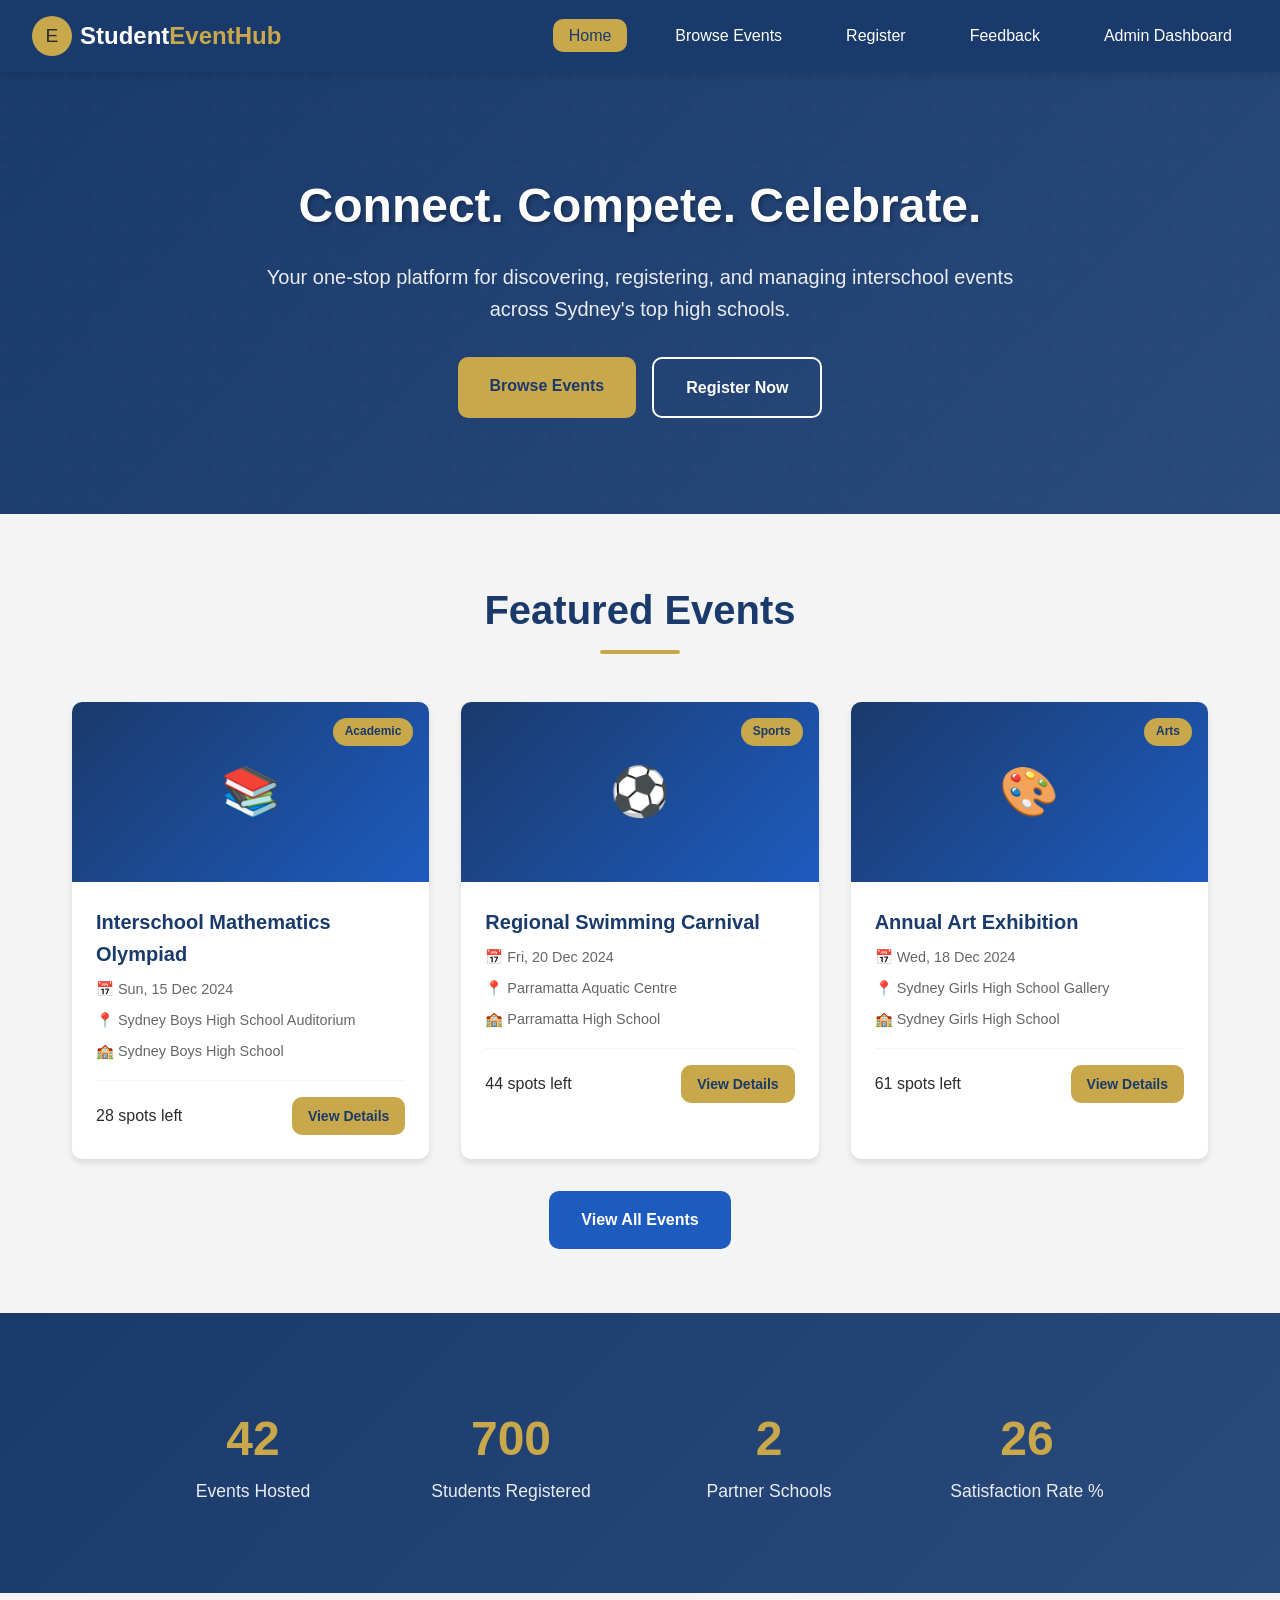
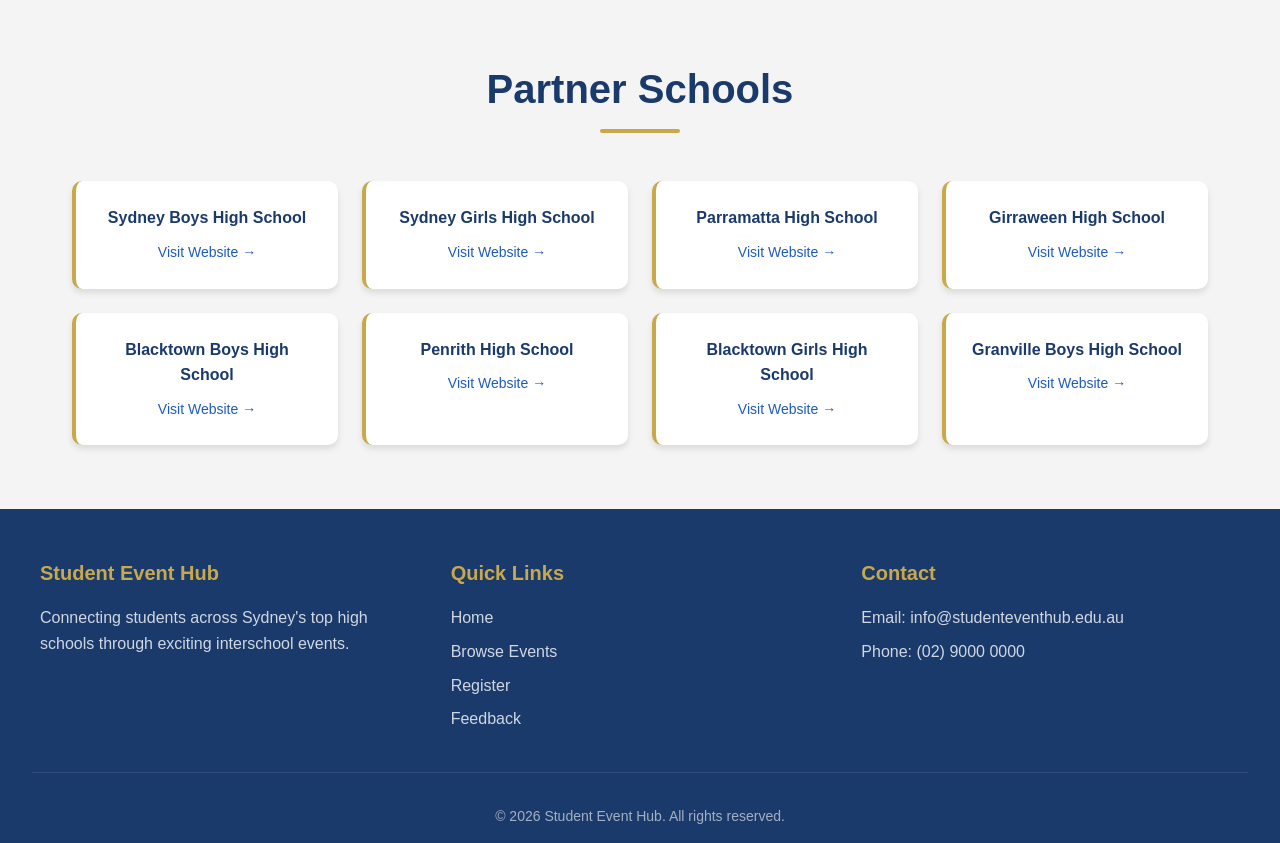
<file: index.html>
<!DOCTYPE html>
<html lang="en">
<head>
  <meta charset="UTF-8">
  <meta name="viewport" content="width=device-width, initial-scale=1.0">
  <title>Student Event Hub - Interschool Event Management</title>
  <link rel="stylesheet" href="css/style.css">
</head>
<body>
  <!-- Navigation -->
  <nav class="navbar">
    <a href="index.html" class="logo">
      <div class="logo-icon">E</div>
      <h1>Student<span>EventHub</span></h1>
    </a>
    <div class="hamburger" id="hamburger">
      <span></span>
      <span></span>
      <span></span>
    </div>
    <ul class="nav-links" id="navLinks">
      <li><a href="index.html" class="active">Home</a></li>
      <li><a href="events.html">Browse Events</a></li>
      <li><a href="register.html">Register</a></li>
      <li><a href="feedback.html">Feedback</a></li>
      <li><a href="admin.html">Admin Dashboard</a></li>
    </ul>
  </nav>

  <!-- Hero Section -->
  <section class="hero">
    <div class="hero-content">
      <h2>Connect. Compete. Celebrate.</h2>
      <p>Your one-stop platform for discovering, registering, and managing interschool events across Sydney's top high schools.</p>
      <div class="hero-buttons">
        <a href="events.html" class="btn btn-primary">Browse Events</a>
        <a href="register.html" class="btn btn-secondary">Register Now</a>
      </div>
    </div>
  </section>

  <!-- Featured Events Section -->
  <section class="section">
    <div class="section-title">
      <h2>Featured Events</h2>
      <div class="gold-divider"></div>
    </div>
    <div class="cards-grid" id="featuredEvents">
      <!-- Events will be dynamically loaded -->
    </div>
    <div class="text-center mt-4">
      <a href="events.html" class="btn btn-cta">View All Events</a>
    </div>
  </section>

  <!-- Stats Section -->
  <section class="stats-section">
    <div class="stats-grid">
      <div class="stat-item fade-in">
        <span class="stat-number" data-target="150">0</span>
        <span class="stat-label">Events Hosted</span>
      </div>
      <div class="stat-item fade-in">
        <span class="stat-number" data-target="2500">0</span>
        <span class="stat-label">Students Registered</span>
      </div>
      <div class="stat-item fade-in">
        <span class="stat-number" data-target="8">0</span>
        <span class="stat-label">Partner Schools</span>
      </div>
      <div class="stat-item fade-in">
        <span class="stat-number" data-target="95">0</span>
        <span class="stat-label">Satisfaction Rate %</span>
      </div>
    </div>
  </section>

  <!-- Partner Schools Section -->
  <section class="section">
    <div class="section-title">
      <h2>Partner Schools</h2>
      <div class="gold-divider"></div>
    </div>
    <div class="schools-grid" id="schoolsGrid">
      <!-- Schools will be dynamically loaded -->
    </div>
  </section>

  <!-- Footer -->
  <footer class="footer">
    <div class="footer-content">
      <div class="footer-section">
        <h3>Student Event Hub</h3>
        <p>Connecting students across Sydney's top high schools through exciting interschool events.</p>
      </div>
      <div class="footer-section">
        <h3>Quick Links</h3>
        <a href="index.html">Home</a>
        <a href="events.html">Browse Events</a>
        <a href="register.html">Register</a>
        <a href="feedback.html">Feedback</a>
      </div>
      <div class="footer-section">
        <h3>Contact</h3>
        <p>Email: info@studenteventhub.edu.au</p>
        <p>Phone: (02) 9000 0000</p>
      </div>
    </div>
    <div class="footer-bottom">
      <p>&copy; 2026 Student Event Hub. All rights reserved.</p>
    </div>
  </footer>

  <script src="js/script.js"></script>
  <script>
    // Initialize home page
    document.addEventListener('DOMContentLoaded', function() {
      initializeData();
      renderFeaturedEvents();
      renderSchools();
      initNavigation();
      initScrollAnimations();
      initStatCounters();
    });
  </script>
</body>
</html>
</file>
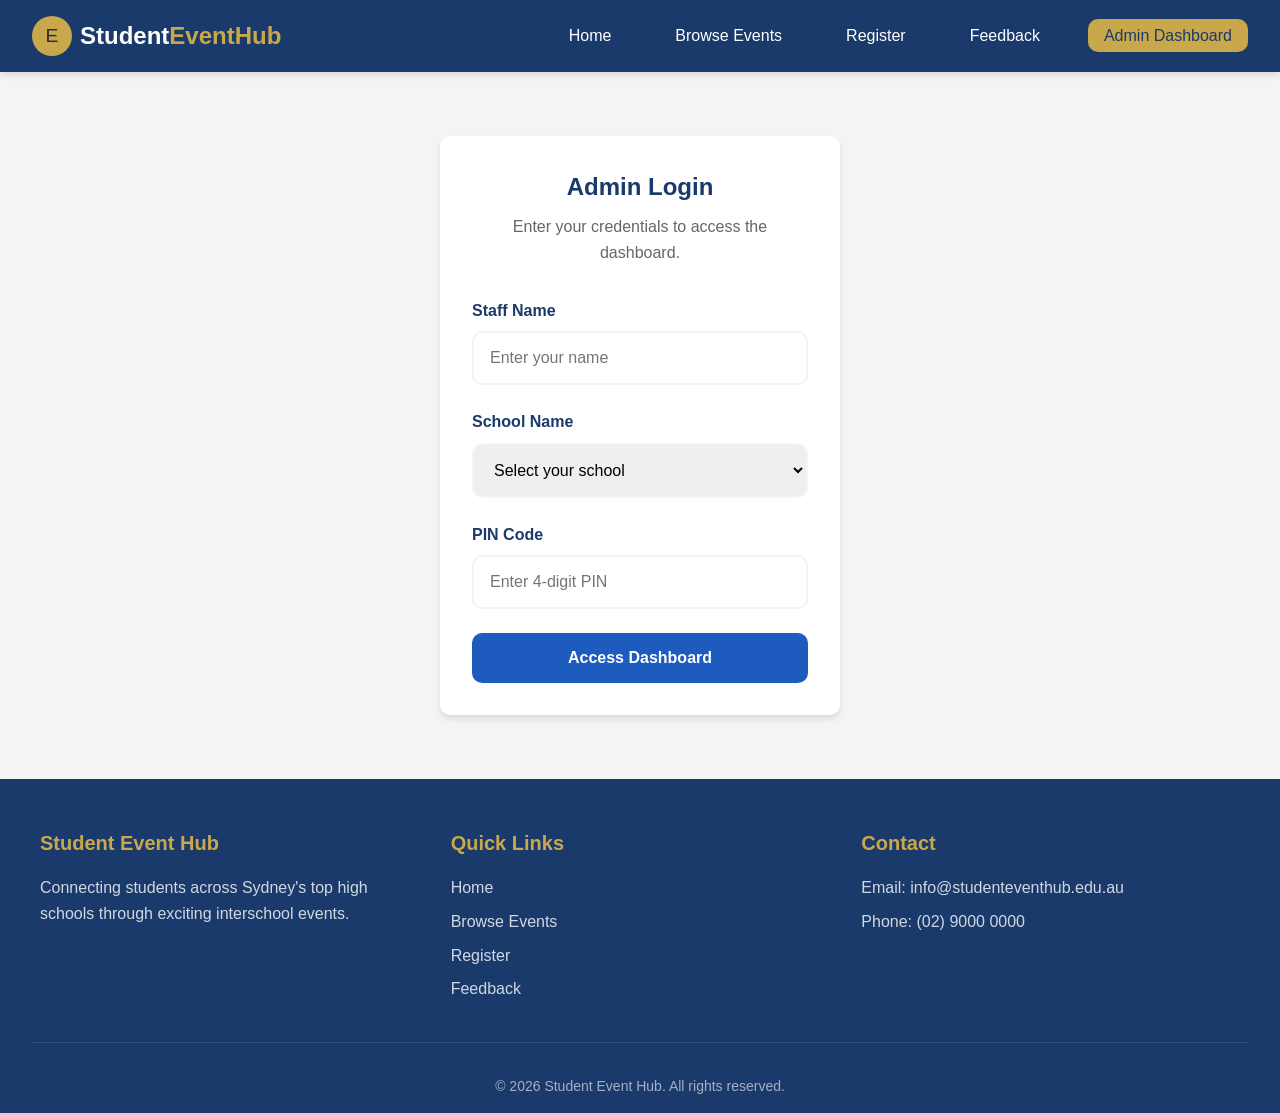
<file: admin.html>
<!DOCTYPE html>
<html lang="en">
<head>
  <meta charset="UTF-8">
  <meta name="viewport" content="width=device-width, initial-scale=1.0">
  <title>Admin Dashboard - Student Event Hub</title>
  <link rel="stylesheet" href="css/style.css">
</head>
<body>
  <!-- Navigation -->
  <nav class="navbar">
    <a href="index.html" class="logo">
      <div class="logo-icon">E</div>
      <h1>Student<span>EventHub</span></h1>
    </a>
    <div class="hamburger" id="hamburger">
      <span></span>
      <span></span>
      <span></span>
    </div>
    <ul class="nav-links" id="navLinks">
      <li><a href="index.html">Home</a></li>
      <li><a href="events.html">Browse Events</a></li>
      <li><a href="register.html">Register</a></li>
      <li><a href="feedback.html">Feedback</a></li>
      <li><a href="admin.html" class="active">Admin Dashboard</a></li>
    </ul>
  </nav>

  <!-- Admin Login Gate -->
  <div class="admin-login" id="adminLogin">
    <h2>Admin Login</h2>
    <p class="subtitle">Enter your credentials to access the dashboard.</p>
    
    <form id="loginForm">
      <div class="form-group">
        <label for="staffName">Staff Name</label>
        <input type="text" id="staffName" name="staffName" placeholder="Enter your name" required>
        <span class="error-message">Please enter your name</span>
      </div>

      <div class="form-group">
        <label for="staffSchool">School Name</label>
        <select id="staffSchool" name="schoolName" required>
          <option value="">Select your school</option>
          <!-- Schools will be dynamically loaded -->
        </select>
        <span class="error-message">Please select your school</span>
      </div>

      <div class="form-group">
        <label for="adminPin">PIN Code</label>
        <input type="password" id="adminPin" name="pin" placeholder="Enter 4-digit PIN" maxlength="4" required>
        <span class="error-message" id="pinError">Invalid PIN. Please try again.</span>
      </div>

      <button type="submit" class="btn btn-cta" style="width: 100%;">Access Dashboard</button>
    </form>
  </div>

  <!-- Admin Dashboard -->
  <div class="admin-dashboard" id="adminDashboard">
    <section class="section">
      <!-- Dashboard Header -->
      <div class="dashboard-header">
        <h2>Admin Dashboard</h2>
        <button class="btn btn-secondary" style="color: var(--navy); border-color: var(--navy);" onclick="logout()">Logout</button>
      </div>

      <!-- Stats Cards -->
      <div class="stats-cards">
        <div class="stat-card fade-in">
          <span class="number" id="totalEvents">0</span>
          <span class="label">Total Events</span>
        </div>
        <div class="stat-card fade-in">
          <span class="number" id="totalRegistrations">0</span>
          <span class="label">Registrations</span>
        </div>
        <div class="stat-card fade-in">
          <span class="number" id="totalFeedback">0</span>
          <span class="label">Feedback Received</span>
        </div>
        <div class="stat-card fade-in">
          <span class="number" id="avgRating">0</span>
          <span class="label">Avg Rating</span>
        </div>
      </div>

      <!-- Events Management -->
      <div class="admin-section fade-in">
        <div class="admin-section-header">
          <h3>Event Management</h3>
          <button class="btn btn-primary btn-small" onclick="openAddEventModal()">+ Add Event</button>
        </div>
        <div class="table-container">
          <table class="admin-table">
            <thead>
              <tr>
                <th>Event Name</th>
                <th>School</th>
                <th>Date</th>
                <th>Category</th>
                <th>Capacity</th>
                <th>Actions</th>
              </tr>
            </thead>
            <tbody id="eventsTableBody">
              <!-- Events will be dynamically loaded -->
            </tbody>
          </table>
        </div>
      </div>

      <!-- Registrations -->
      <div class="admin-section fade-in">
        <div class="admin-section-header">
          <h3>Recent Registrations</h3>
        </div>
        <div class="table-container">
          <table class="admin-table">
            <thead>
              <tr>
                <th>Student Name</th>
                <th>Email</th>
                <th>School</th>
                <th>Event</th>
                <th>Date Registered</th>
              </tr>
            </thead>
            <tbody id="registrationsTableBody">
              <!-- Registrations will be dynamically loaded -->
            </tbody>
          </table>
        </div>
      </div>

      <!-- Feedback -->
      <div class="admin-section fade-in">
        <div class="admin-section-header">
          <h3>Feedback Received</h3>
        </div>
        <div class="table-container">
          <table class="admin-table">
            <thead>
              <tr>
                <th>Event</th>
                <th>Rating</th>
                <th>Comment</th>
                <th>Date</th>
              </tr>
            </thead>
            <tbody id="feedbackTableBody">
              <!-- Feedback will be dynamically loaded -->
            </tbody>
          </table>
        </div>
      </div>

      <!-- Analytics Charts -->
      <div class="admin-section fade-in">
        <div class="admin-section-header">
          <h3>Analytics</h3>
        </div>
        <div class="charts-grid">
          <div class="chart-container">
            <h4>Registrations by Category</h4>
            <div class="bar-chart" id="categoryChart">
              <!-- Chart bars will be dynamically generated -->
            </div>
          </div>
          <div class="chart-container">
            <h4>Events by School</h4>
            <div class="pie-chart" id="schoolPieChart"></div>
            <div class="pie-legend" id="pieLegend"></div>
          </div>
        </div>
      </div>
    </section>
  </div>

  <!-- Add Event Modal -->
  <div class="modal" id="addEventModal">
    <div class="modal-content">
      <div class="modal-header">
        <h3 id="modalTitle">Add New Event</h3>
        <button class="modal-close" onclick="closeModal()">&times;</button>
      </div>
      <form id="eventForm">
        <input type="hidden" id="editEventId" value="">
        
        <div class="form-group">
          <label for="eventNameInput">Event Name *</label>
          <input type="text" id="eventNameInput" name="name" placeholder="Enter event name" required>
        </div>

        <div class="form-group">
          <label for="eventSchoolInput">Host School *</label>
          <select id="eventSchoolInput" name="school" required>
            <option value="">Select host school</option>
            <!-- Schools will be dynamically loaded -->
          </select>
        </div>

        <div class="form-group">
          <label for="eventDateInput">Event Date *</label>
          <input type="date" id="eventDateInput" name="date" required>
        </div>

        <div class="form-group">
          <label for="eventLocationInput">Location *</label>
          <input type="text" id="eventLocationInput" name="location" placeholder="Enter event location" required>
        </div>

        <div class="form-group">
          <label for="eventCategoryInput">Category *</label>
          <select id="eventCategoryInput" name="category" required>
            <option value="">Select category</option>
            <option value="Academic">Academic</option>
            <option value="Sports">Sports</option>
            <option value="Arts">Arts</option>
            <option value="Technology">Technology</option>
            <option value="Music">Music</option>
            <option value="Debate">Debate</option>
          </select>
        </div>

        <div class="form-group">
          <label for="eventCapacityInput">Capacity *</label>
          <input type="number" id="eventCapacityInput" name="capacity" placeholder="Enter max capacity" min="1" required>
        </div>

        <div class="form-group">
          <label for="eventDescriptionInput">Description *</label>
          <textarea id="eventDescriptionInput" name="description" placeholder="Enter event description" required></textarea>
        </div>

        <button type="submit" class="btn btn-cta" style="width: 100%;">Save Event</button>
      </form>
    </div>
  </div>

  <!-- Footer -->
  <footer class="footer">
    <div class="footer-content">
      <div class="footer-section">
        <h3>Student Event Hub</h3>
        <p>Connecting students across Sydney's top high schools through exciting interschool events.</p>
      </div>
      <div class="footer-section">
        <h3>Quick Links</h3>
        <a href="index.html">Home</a>
        <a href="events.html">Browse Events</a>
        <a href="register.html">Register</a>
        <a href="feedback.html">Feedback</a>
      </div>
      <div class="footer-section">
        <h3>Contact</h3>
        <p>Email: info@studenteventhub.edu.au</p>
        <p>Phone: (02) 9000 0000</p>
      </div>
    </div>
    <div class="footer-bottom">
      <p>&copy; 2026 Student Event Hub. All rights reserved.</p>
    </div>
  </footer>

  <script src="js/script.js"></script>
  <script>
    // Initialize admin page
    document.addEventListener('DOMContentLoaded', function() {
      initializeData();
      initNavigation();
      initScrollAnimations();
      populateAdminSchools();
      initAdminLogin();
      checkAdminSession();
    });
  </script>
</body>
</html>
</file>
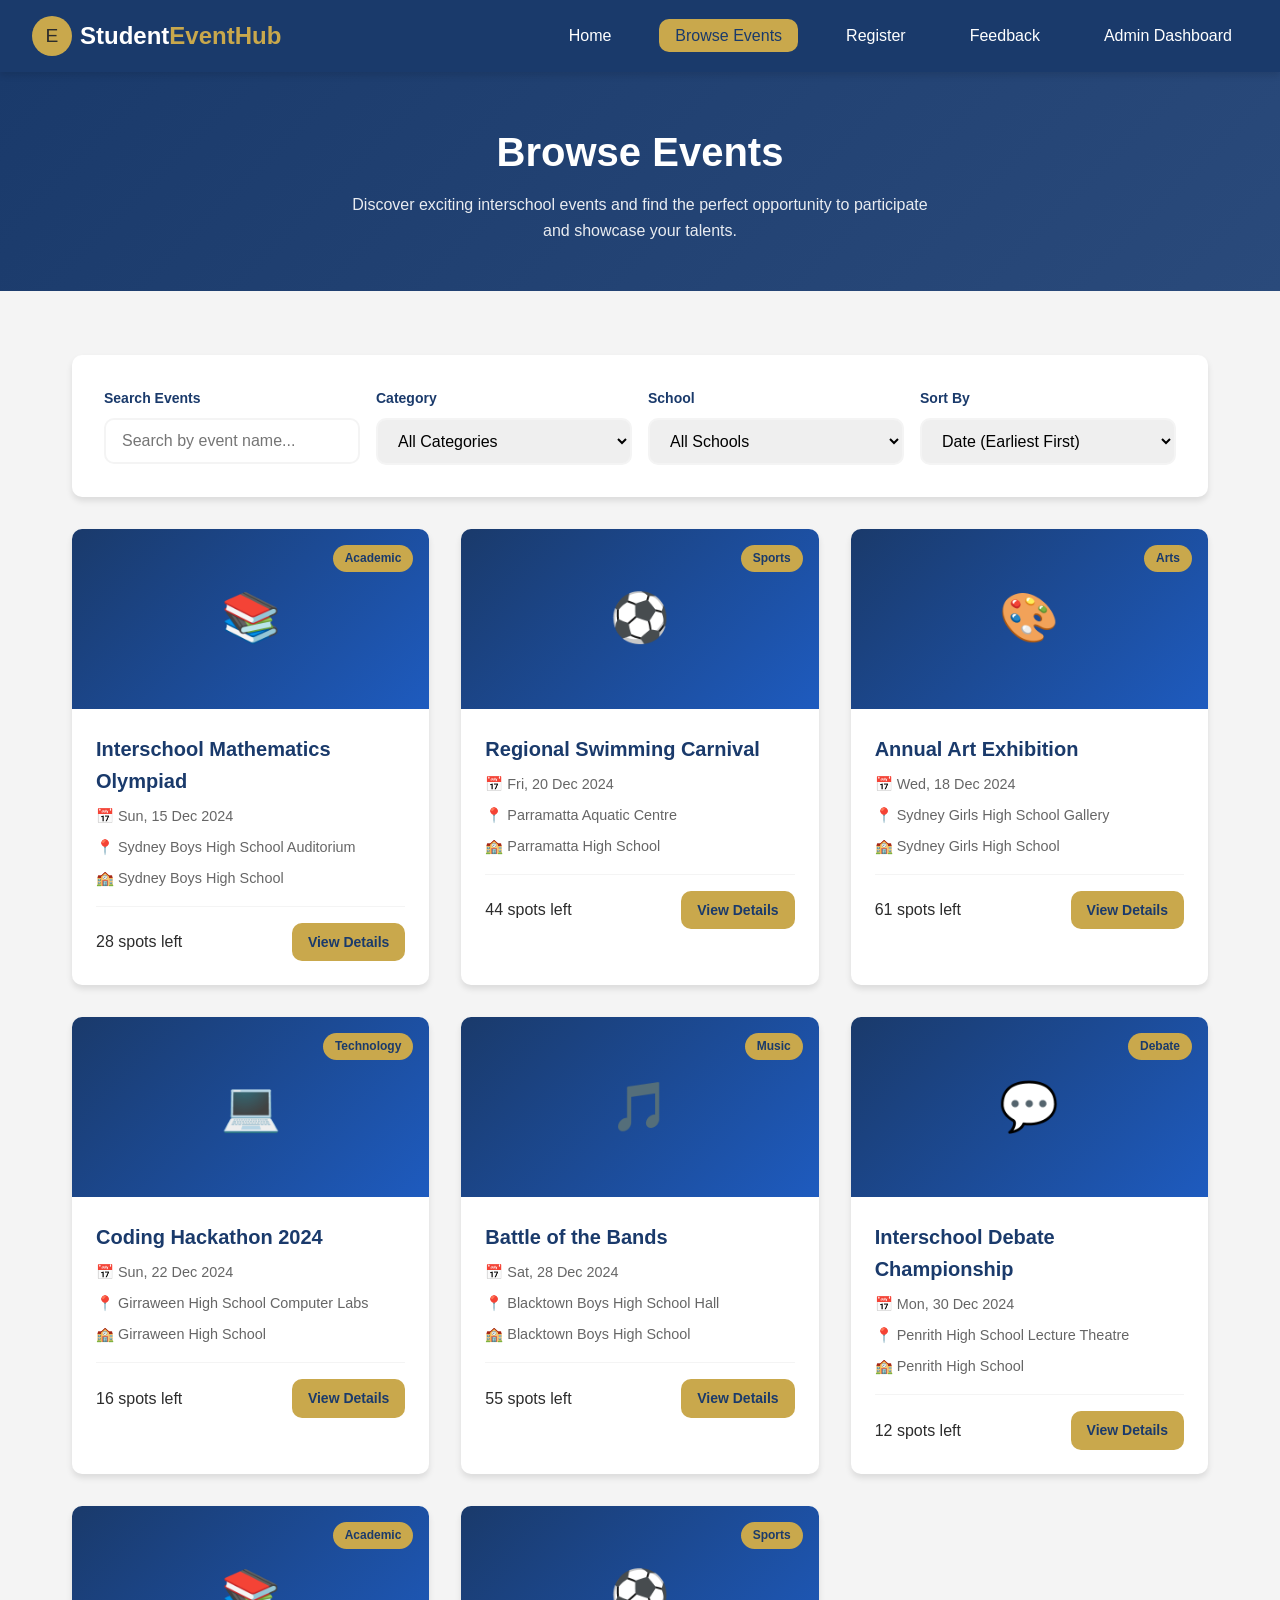
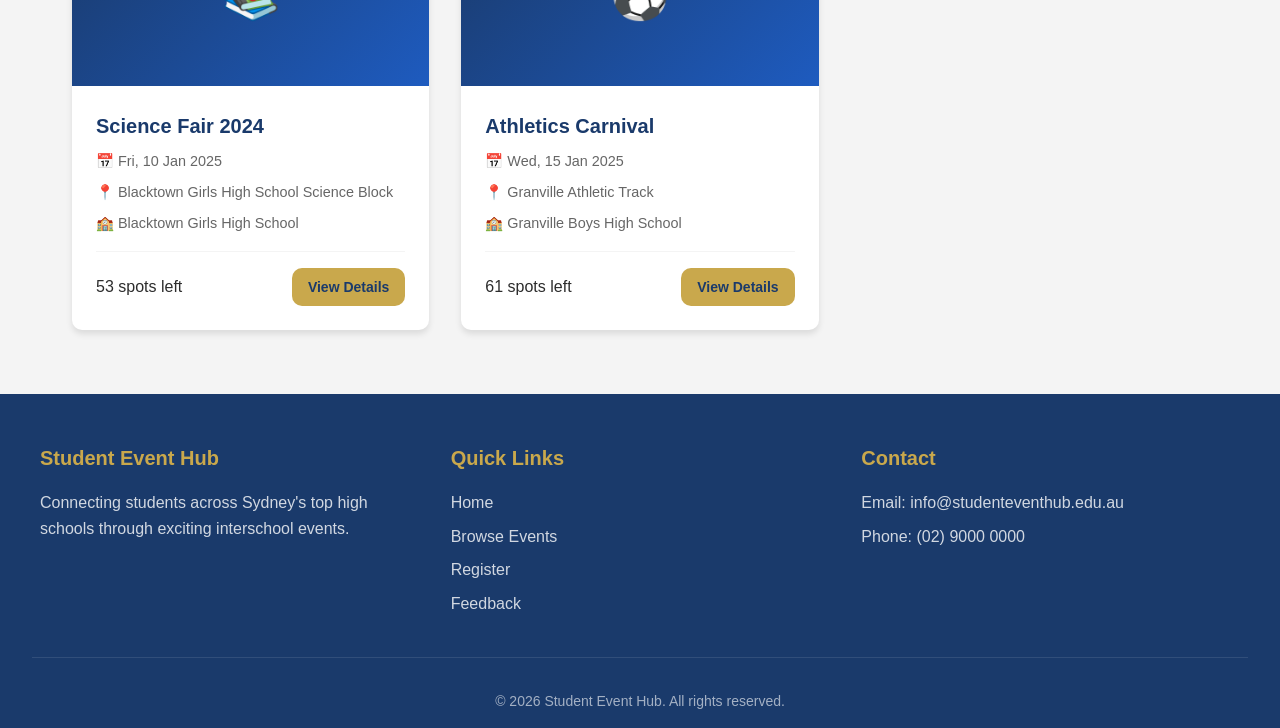
<file: event-detail.html>
<!DOCTYPE html>
<html lang="en">
<head>
  <meta charset="UTF-8">
  <meta name="viewport" content="width=device-width, initial-scale=1.0">
  <title>Event Details - Student Event Hub</title>
  <link rel="stylesheet" href="css/style.css">
</head>
<body>
  <!-- Navigation -->
  <nav class="navbar">
    <a href="index.html" class="logo">
      <div class="logo-icon">E</div>
      <h1>Student<span>EventHub</span></h1>
    </a>
    <div class="hamburger" id="hamburger">
      <span></span>
      <span></span>
      <span></span>
    </div>
    <ul class="nav-links" id="navLinks">
      <li><a href="index.html">Home</a></li>
      <li><a href="events.html">Browse Events</a></li>
      <li><a href="register.html">Register</a></li>
      <li><a href="feedback.html">Feedback</a></li>
      <li><a href="admin.html">Admin Dashboard</a></li>
    </ul>
  </nav>

  <!-- Event Detail Content -->
  <div class="event-detail" id="eventDetail">
    <!-- Event Header -->
    <div class="event-header" id="eventHeader">
      <span class="card-category" id="eventCategory">Loading...</span>
      <h1 id="eventName">Loading Event...</h1>
      <div class="event-header-meta">
        <span id="eventDate">&#128197; Loading...</span>
        <span id="eventLocation">&#128205; Loading...</span>
        <span id="eventSchool">&#127979; Loading...</span>
      </div>
    </div>

    <!-- Countdown Timer -->
    <div class="countdown-box fade-in">
      <h3>Event Starts In</h3>
      <div class="countdown-timer" id="countdownTimer">
        <div class="countdown-item">
          <span class="number" id="countdownDays">00</span>
          <span class="label">Days</span>
        </div>
        <div class="countdown-item">
          <span class="number" id="countdownHours">00</span>
          <span class="label">Hours</span>
        </div>
        <div class="countdown-item">
          <span class="number" id="countdownMinutes">00</span>
          <span class="label">Minutes</span>
        </div>
        <div class="countdown-item">
          <span class="number" id="countdownSeconds">00</span>
          <span class="label">Seconds</span>
        </div>
      </div>
    </div>

    <!-- Capacity Bar -->
    <div class="capacity-box fade-in">
      <h3>Registration Capacity</h3>
      <div class="progress-bar">
        <div class="progress-fill" id="capacityBar"></div>
      </div>
      <p class="capacity-text" id="capacityText">Loading...</p>
      <div class="text-center mt-3">
        <a href="register.html" class="btn btn-cta" id="registerBtn">Register for This Event</a>
      </div>
    </div>

    <!-- Event Description -->
    <div class="event-content fade-in">
      <h3>About This Event</h3>
      <p id="eventDescription">Loading event description...</p>
    </div>

    <!-- Event Schedule -->
    <div class="event-content fade-in">
      <h3>Event Schedule</h3>
      <ul class="schedule-list" id="eventSchedule">
        <!-- Schedule items will be dynamically loaded -->
      </ul>
    </div>

    <!-- Past Feedback -->
    <div class="event-content fade-in">
      <h3>What Students Say</h3>
      <div class="feedback-list" id="eventFeedback">
        <!-- Feedback will be dynamically loaded -->
      </div>
    </div>

    <!-- Back Button -->
    <div class="text-center mt-4">
      <a href="events.html" class="btn btn-secondary" style="color: var(--navy); border-color: var(--navy);">Back to All Events</a>
    </div>
  </div>

  <!-- Footer -->
  <footer class="footer">
    <div class="footer-content">
      <div class="footer-section">
        <h3>Student Event Hub</h3>
        <p>Connecting students across Sydney's top high schools through exciting interschool events.</p>
      </div>
      <div class="footer-section">
        <h3>Quick Links</h3>
        <a href="index.html">Home</a>
        <a href="events.html">Browse Events</a>
        <a href="register.html">Register</a>
        <a href="feedback.html">Feedback</a>
      </div>
      <div class="footer-section">
        <h3>Contact</h3>
        <p>Email: info@studenteventhub.edu.au</p>
        <p>Phone: (02) 9000 0000</p>
      </div>
    </div>
    <div class="footer-bottom">
      <p>&copy; 2026 Student Event Hub. All rights reserved.</p>
    </div>
  </footer>

  <script src="js/script.js"></script>
  <script>
    // Initialize event detail page
    document.addEventListener('DOMContentLoaded', function() {
      initializeData();
      initNavigation();
      initScrollAnimations();
      loadEventDetail();
    });
  </script>
</body>
</html>
</file>
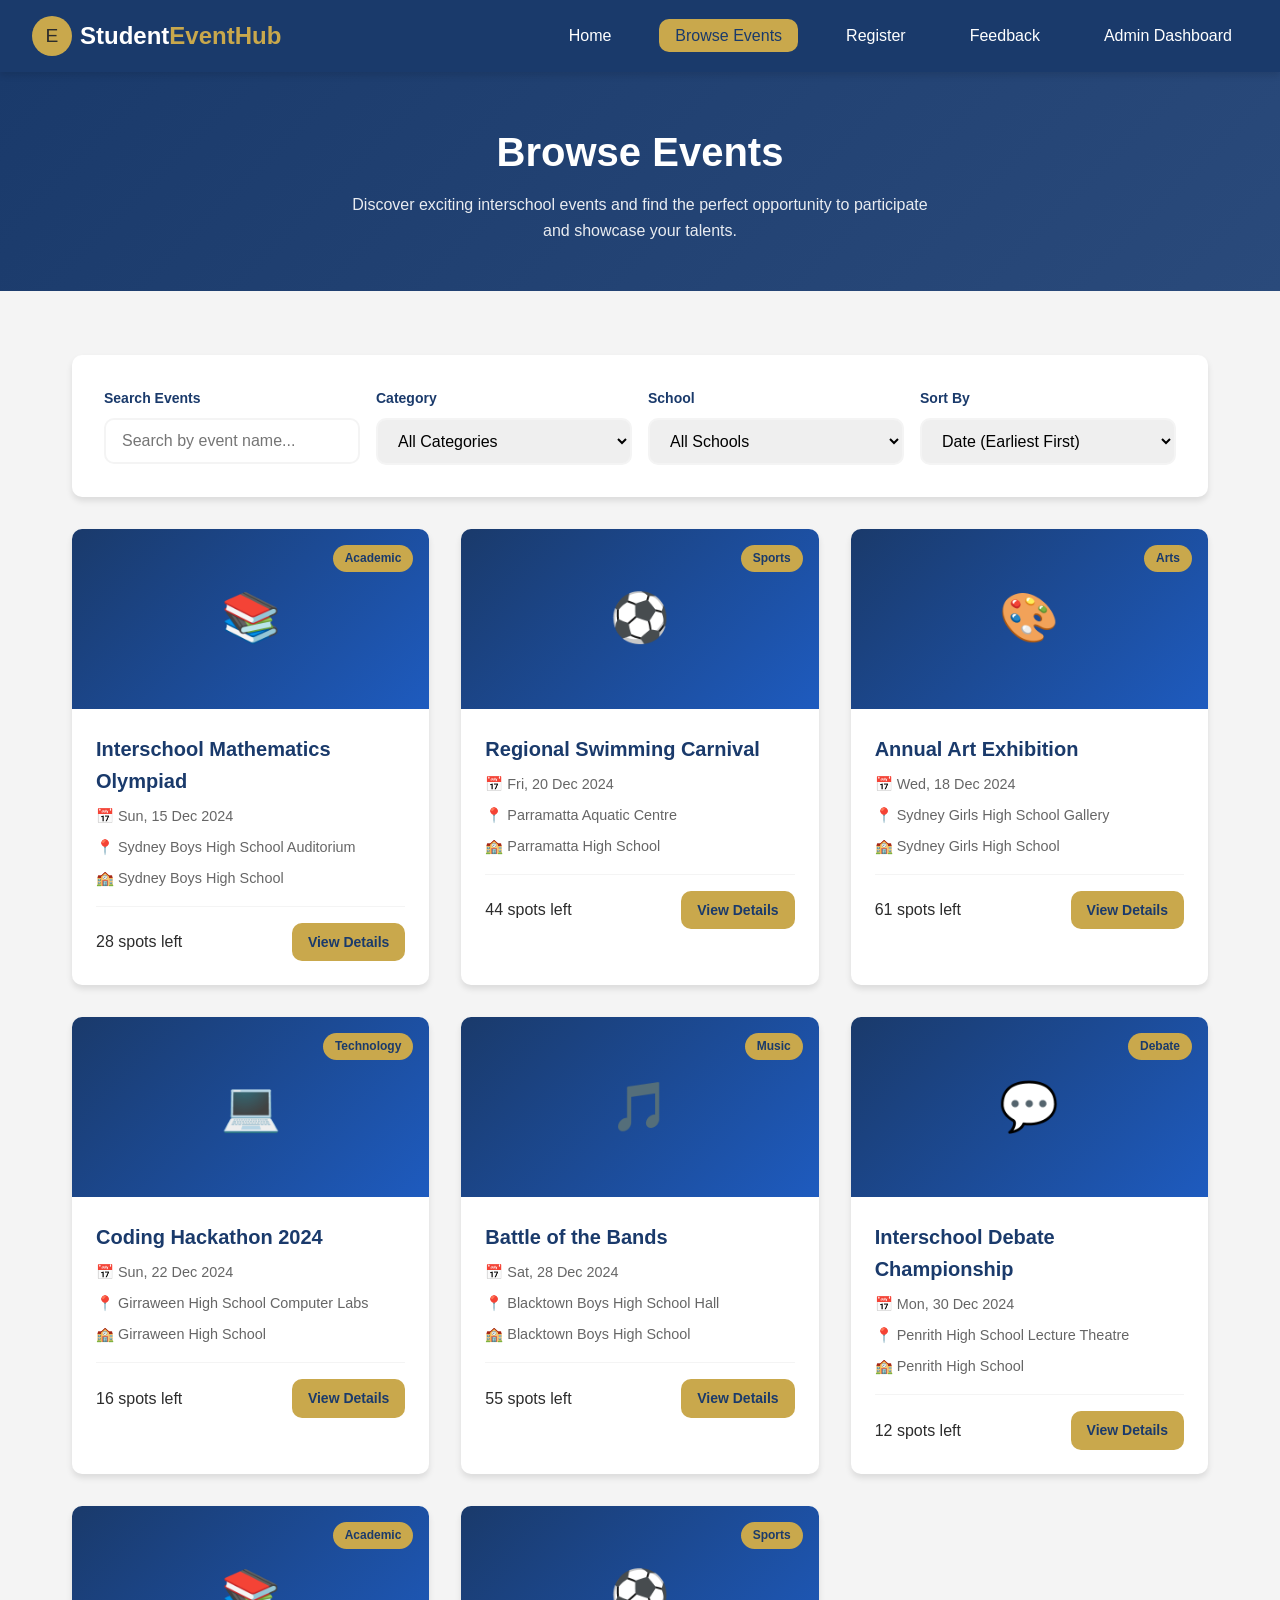
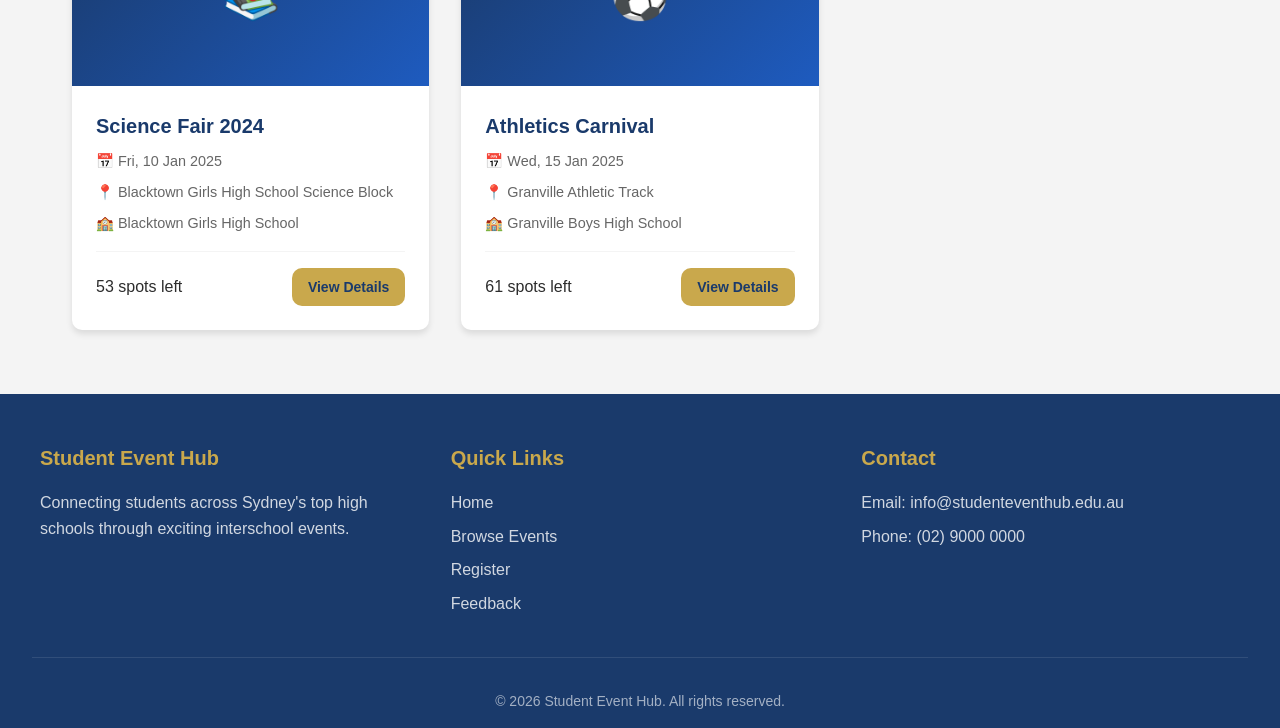
<file: events.html>
<!DOCTYPE html>
<html lang="en">
<head>
  <meta charset="UTF-8">
  <meta name="viewport" content="width=device-width, initial-scale=1.0">
  <title>Browse Events - Student Event Hub</title>
  <link rel="stylesheet" href="css/style.css">
</head>
<body>
  <!-- Navigation -->
  <nav class="navbar">
    <a href="index.html" class="logo">
      <div class="logo-icon">E</div>
      <h1>Student<span>EventHub</span></h1>
    </a>
    <div class="hamburger" id="hamburger">
      <span></span>
      <span></span>
      <span></span>
    </div>
    <ul class="nav-links" id="navLinks">
      <li><a href="index.html">Home</a></li>
      <li><a href="events.html" class="active">Browse Events</a></li>
      <li><a href="register.html">Register</a></li>
      <li><a href="feedback.html">Feedback</a></li>
      <li><a href="admin.html">Admin Dashboard</a></li>
    </ul>
  </nav>

  <!-- Page Header -->
  <section class="page-header">
    <h1>Browse Events</h1>
    <p>Discover exciting interschool events and find the perfect opportunity to participate and showcase your talents.</p>
  </section>

  <!-- Filters Section -->
  <section class="section">
    <div class="filters-section">
      <div class="filters-grid">
        <div class="filter-group">
          <label for="searchInput">Search Events</label>
          <input type="text" id="searchInput" placeholder="Search by event name...">
        </div>
        <div class="filter-group">
          <label for="categoryFilter">Category</label>
          <select id="categoryFilter">
            <option value="">All Categories</option>
            <option value="Academic">Academic</option>
            <option value="Sports">Sports</option>
            <option value="Arts">Arts</option>
            <option value="Technology">Technology</option>
            <option value="Music">Music</option>
            <option value="Debate">Debate</option>
          </select>
        </div>
        <div class="filter-group">
          <label for="schoolFilter">School</label>
          <select id="schoolFilter">
            <option value="">All Schools</option>
            <!-- Schools will be dynamically loaded -->
          </select>
        </div>
        <div class="filter-group">
          <label for="sortFilter">Sort By</label>
          <select id="sortFilter">
            <option value="date-asc">Date (Earliest First)</option>
            <option value="date-desc">Date (Latest First)</option>
            <option value="name-asc">Name (A-Z)</option>
            <option value="name-desc">Name (Z-A)</option>
            <option value="capacity">Available Spots</option>
          </select>
        </div>
      </div>
    </div>

    <!-- Events Grid -->
    <div class="cards-grid" id="eventsGrid">
      <!-- Events will be dynamically loaded -->
    </div>

    <!-- Empty State -->
    <div class="empty-state hidden" id="emptyState">
      <div class="empty-state-icon">&#128269;</div>
      <h3>No Events Found</h3>
      <p>Try adjusting your search or filters to find events.</p>
    </div>
  </section>

  <!-- Footer -->
  <footer class="footer">
    <div class="footer-content">
      <div class="footer-section">
        <h3>Student Event Hub</h3>
        <p>Connecting students across Sydney's top high schools through exciting interschool events.</p>
      </div>
      <div class="footer-section">
        <h3>Quick Links</h3>
        <a href="index.html">Home</a>
        <a href="events.html">Browse Events</a>
        <a href="register.html">Register</a>
        <a href="feedback.html">Feedback</a>
      </div>
      <div class="footer-section">
        <h3>Contact</h3>
        <p>Email: info@studenteventhub.edu.au</p>
        <p>Phone: (02) 9000 0000</p>
      </div>
    </div>
    <div class="footer-bottom">
      <p>&copy; 2026 Student Event Hub. All rights reserved.</p>
    </div>
  </footer>

  <script src="js/script.js"></script>
  <script>
    // Initialize events page
    document.addEventListener('DOMContentLoaded', function() {
      initializeData();
      populateSchoolFilter();
      renderAllEvents();
      initNavigation();
      initScrollAnimations();
      initEventFilters();
    });
  </script>
</body>
</html>
</file>
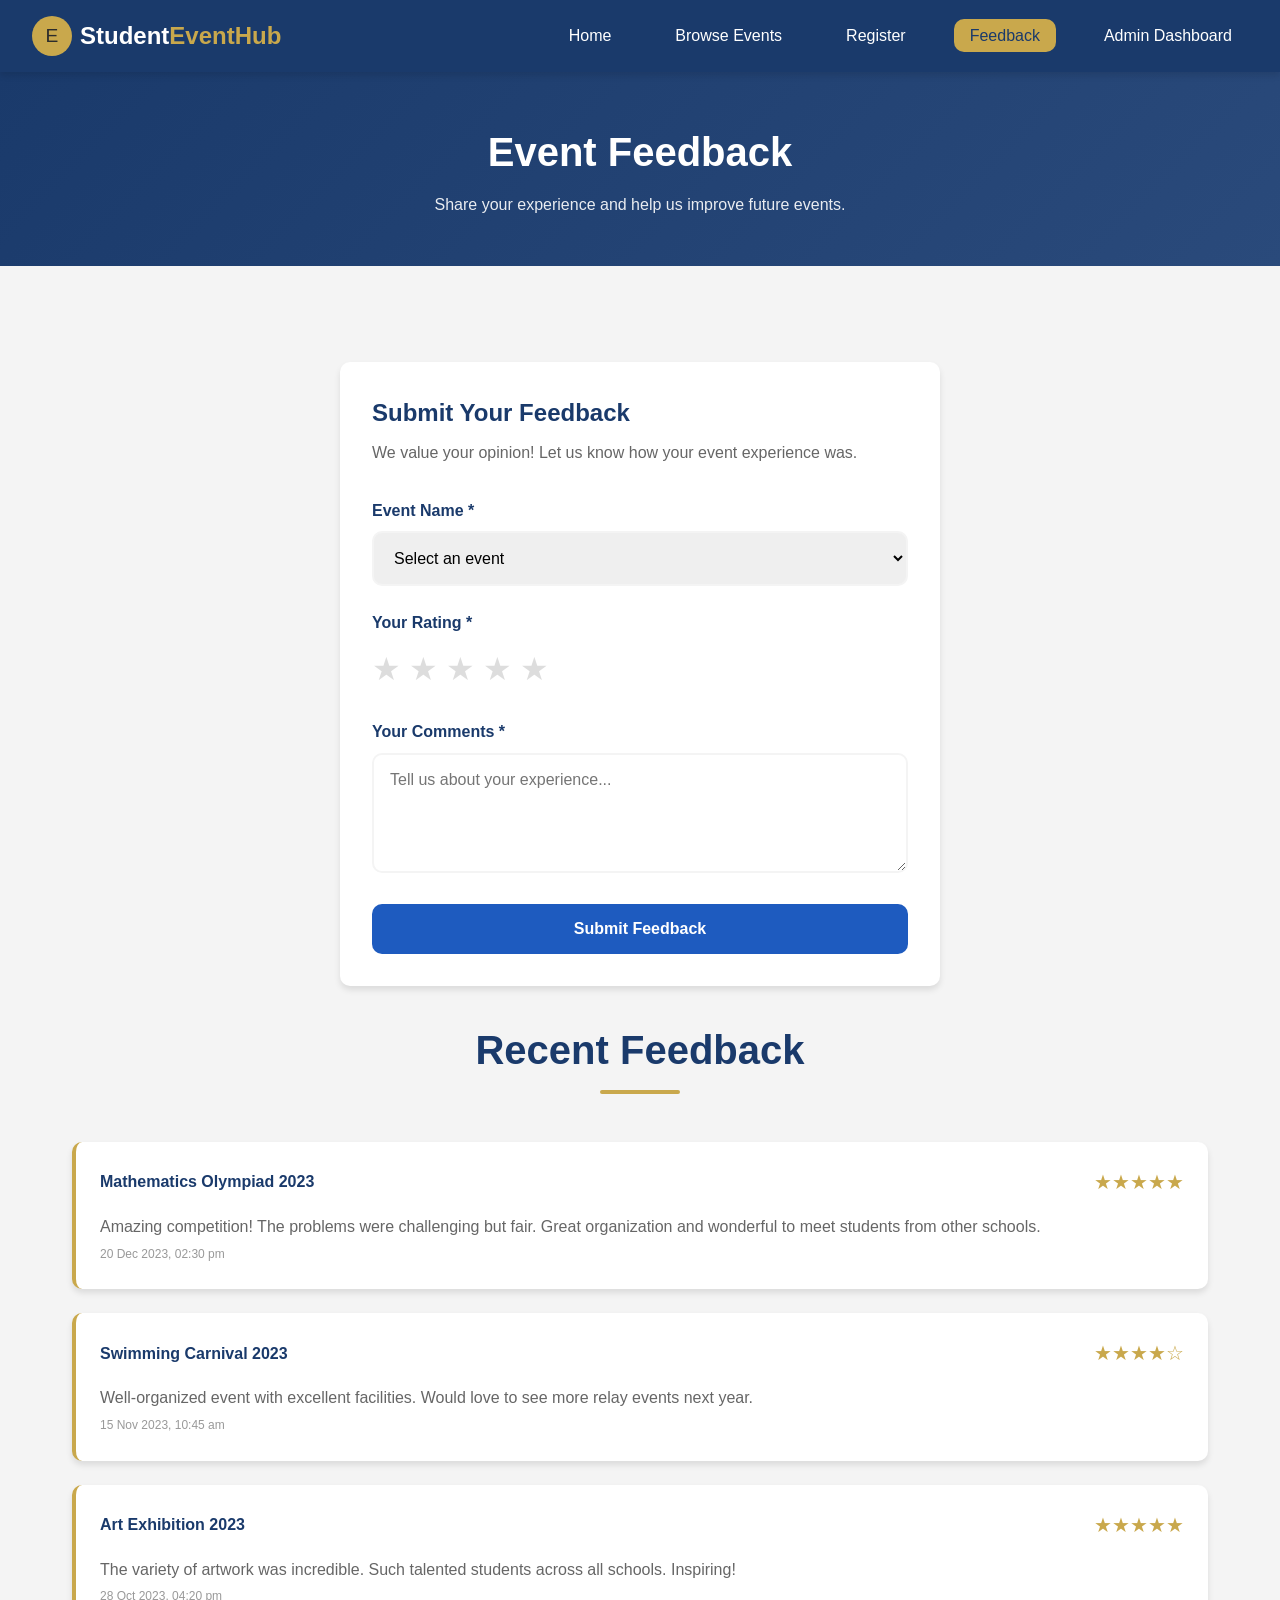
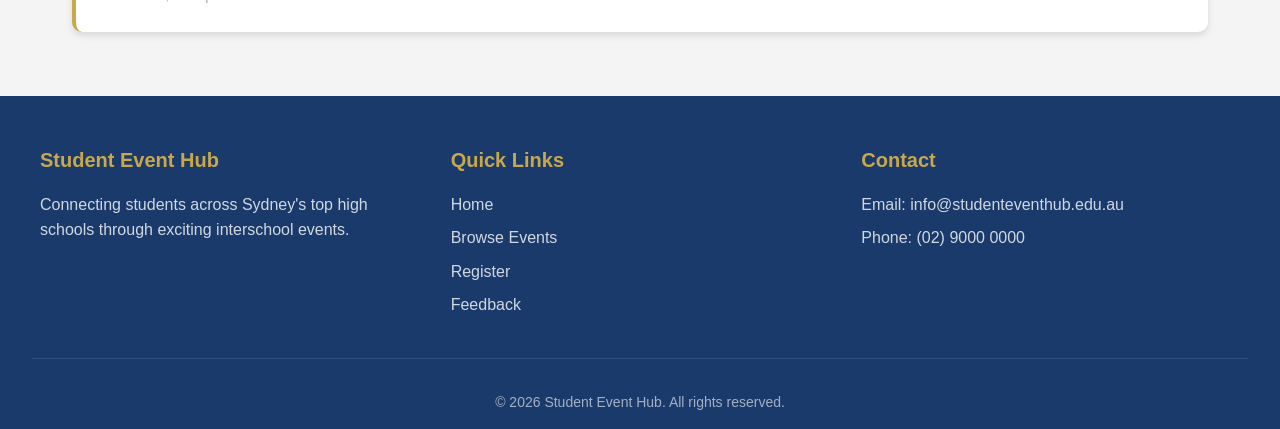
<file: feedback.html>
<!DOCTYPE html>
<html lang="en">
<head>
  <meta charset="UTF-8">
  <meta name="viewport" content="width=device-width, initial-scale=1.0">
  <title>Feedback - Student Event Hub</title>
  <link rel="stylesheet" href="css/style.css">
</head>
<body>
  <!-- Navigation -->
  <nav class="navbar">
    <a href="index.html" class="logo">
      <div class="logo-icon">E</div>
      <h1>Student<span>EventHub</span></h1>
    </a>
    <div class="hamburger" id="hamburger">
      <span></span>
      <span></span>
      <span></span>
    </div>
    <ul class="nav-links" id="navLinks">
      <li><a href="index.html">Home</a></li>
      <li><a href="events.html">Browse Events</a></li>
      <li><a href="register.html">Register</a></li>
      <li><a href="feedback.html" class="active">Feedback</a></li>
      <li><a href="admin.html">Admin Dashboard</a></li>
    </ul>
  </nav>

  <!-- Page Header -->
  <section class="page-header">
    <h1>Event Feedback</h1>
    <p>Share your experience and help us improve future events.</p>
  </section>

  <!-- Feedback Form -->
  <section class="section">
    <div class="form-container fade-in">
      <h2>Submit Your Feedback</h2>
      <p class="subtitle">We value your opinion! Let us know how your event experience was.</p>
      
      <form id="feedbackForm">
        <div class="form-group">
          <label for="feedbackEvent">Event Name *</label>
          <select id="feedbackEvent" name="eventName" required>
            <option value="">Select an event</option>
            <!-- Events will be dynamically loaded -->
          </select>
          <span class="error-message">Please select an event</span>
        </div>

        <div class="form-group">
          <label>Your Rating *</label>
          <div class="star-rating" id="starRating">
            <span class="star" data-rating="1">&#9733;</span>
            <span class="star" data-rating="2">&#9733;</span>
            <span class="star" data-rating="3">&#9733;</span>
            <span class="star" data-rating="4">&#9733;</span>
            <span class="star" data-rating="5">&#9733;</span>
          </div>
          <input type="hidden" id="ratingValue" name="rating" value="0">
          <span class="error-message" id="ratingError" style="display: none;">Please select a rating</span>
        </div>

        <div class="form-group">
          <label for="feedbackComment">Your Comments *</label>
          <textarea id="feedbackComment" name="comment" placeholder="Tell us about your experience..." required></textarea>
          <span class="error-message">Please enter your comments</span>
        </div>

        <button type="submit" class="btn btn-cta" style="width: 100%;">Submit Feedback</button>
      </form>
    </div>

    <!-- Past Feedback -->
    <div class="section-title mt-4">
      <h2>Recent Feedback</h2>
      <div class="gold-divider"></div>
    </div>

    <div class="feedback-list" id="feedbackList">
      <!-- Feedback cards will be dynamically loaded -->
    </div>

    <div class="empty-state hidden" id="feedbackEmptyState">
      <div class="empty-state-icon">&#128172;</div>
      <h3>No Feedback Yet</h3>
      <p>Be the first to share your experience!</p>
    </div>
  </section>

  <!-- Success Overlay -->
  <div class="success-overlay" id="successOverlay">
    <div class="success-content">
      <div class="checkmark-circle">
        <span class="checkmark">&#10003;</span>
      </div>
      <h2>Thank You!</h2>
      <p>Your feedback has been submitted successfully.</p>
      <button class="btn btn-primary" onclick="closeSuccessOverlay()">Continue</button>
    </div>
  </div>

  <!-- Footer -->
  <footer class="footer">
    <div class="footer-content">
      <div class="footer-section">
        <h3>Student Event Hub</h3>
        <p>Connecting students across Sydney's top high schools through exciting interschool events.</p>
      </div>
      <div class="footer-section">
        <h3>Quick Links</h3>
        <a href="index.html">Home</a>
        <a href="events.html">Browse Events</a>
        <a href="register.html">Register</a>
        <a href="feedback.html">Feedback</a>
      </div>
      <div class="footer-section">
        <h3>Contact</h3>
        <p>Email: info@studenteventhub.edu.au</p>
        <p>Phone: (02) 9000 0000</p>
      </div>
    </div>
    <div class="footer-bottom">
      <p>&copy; 2026 Student Event Hub. All rights reserved.</p>
    </div>
  </footer>

  <script src="js/script.js"></script>
  <script>
    // Initialize feedback page
    document.addEventListener('DOMContentLoaded', function() {
      initializeData();
      initNavigation();
      initScrollAnimations();
      populateFeedbackForm();
      initFeedbackForm();
      renderFeedbackList();
    });
  </script>
</body>
</html>
</file>
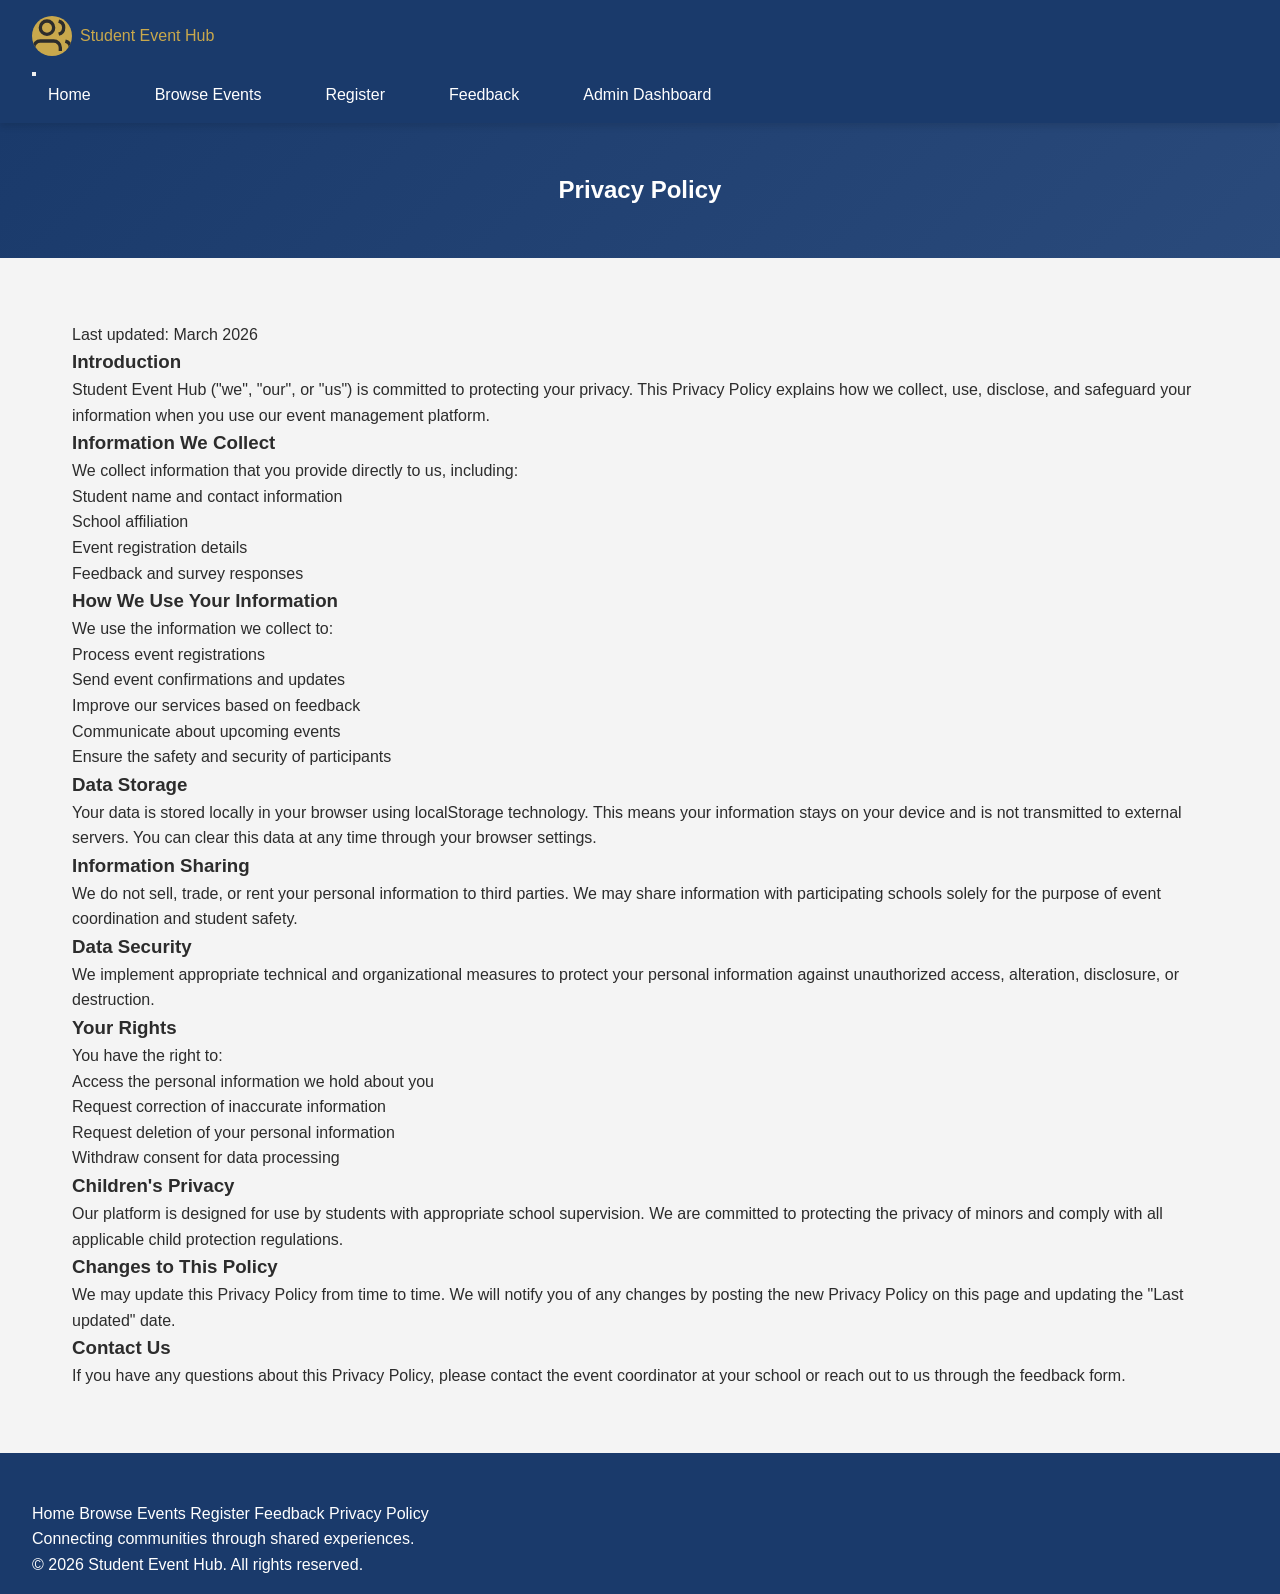
<file: privacy.html>
<!DOCTYPE html>
<html lang="en">
<head>
    <meta charset="UTF-8">
    <meta name="viewport" content="width=device-width, initial-scale=1.0">
    <title>Privacy Policy - Student Event Hub</title>
    <meta name="description" content="Privacy policy for Student Event Hub - how we collect and use your data.">
    <link rel="stylesheet" href="css/style.css">
</head>
<body>
    <!-- Navigation -->
    <nav class="navbar" id="navbar">
        <div class="nav-container">
            <a href="index.html" class="logo">
                <svg class="logo-icon" viewBox="0 0 24 24" fill="none" stroke="currentColor" stroke-width="2">
                    <path d="M17 21v-2a4 4 0 0 0-4-4H5a4 4 0 0 0-4 4v2"></path>
                    <circle cx="9" cy="7" r="4"></circle>
                    <path d="M23 21v-2a4 4 0 0 0-3-3.87"></path>
                    <path d="M16 3.13a4 4 0 0 1 0 7.75"></path>
                </svg>
                <span>Student Event Hub</span>
            </a>
            <button class="mobile-menu-btn" id="mobileMenuBtn" aria-label="Toggle menu">
                <span class="hamburger"></span>
            </button>
            <ul class="nav-links" id="navLinks">
                <li><a href="index.html">Home</a></li>
                <li><a href="events.html">Browse Events</a></li>
                <li><a href="register.html">Register</a></li>
                <li><a href="feedback.html">Feedback</a></li>
                <li><a href="admin.html">Admin Dashboard</a></li>
            </ul>
        </div>
    </nav>

    <!-- Page Header -->
    <section class="page-header">
        <div class="container">
            <h2 class="section-heading">Privacy Policy</h2>
        </div>
    </section>

    <!-- Privacy Content -->
    <section class="section section-white">
        <div class="container">
            <div class="prose">
                <p>Last updated: March 2026</p>
                
                <h3>Introduction</h3>
                <p>
                    Student Event Hub ("we", "our", or "us") is committed to protecting your privacy. 
                    This Privacy Policy explains how we collect, use, disclose, and safeguard your information 
                    when you use our event management platform.
                </p>
                
                <h3>Information We Collect</h3>
                <p>We collect information that you provide directly to us, including:</p>
                <ul>
                    <li>Student name and contact information</li>
                    <li>School affiliation</li>
                    <li>Event registration details</li>
                    <li>Feedback and survey responses</li>
                </ul>
                
                <h3>How We Use Your Information</h3>
                <p>We use the information we collect to:</p>
                <ul>
                    <li>Process event registrations</li>
                    <li>Send event confirmations and updates</li>
                    <li>Improve our services based on feedback</li>
                    <li>Communicate about upcoming events</li>
                    <li>Ensure the safety and security of participants</li>
                </ul>
                
                <h3>Data Storage</h3>
                <p>
                    Your data is stored locally in your browser using localStorage technology. 
                    This means your information stays on your device and is not transmitted to 
                    external servers. You can clear this data at any time through your browser settings.
                </p>
                
                <h3>Information Sharing</h3>
                <p>
                    We do not sell, trade, or rent your personal information to third parties. 
                    We may share information with participating schools solely for the purpose of 
                    event coordination and student safety.
                </p>
                
                <h3>Data Security</h3>
                <p>
                    We implement appropriate technical and organizational measures to protect your 
                    personal information against unauthorized access, alteration, disclosure, or destruction.
                </p>
                
                <h3>Your Rights</h3>
                <p>You have the right to:</p>
                <ul>
                    <li>Access the personal information we hold about you</li>
                    <li>Request correction of inaccurate information</li>
                    <li>Request deletion of your personal information</li>
                    <li>Withdraw consent for data processing</li>
                </ul>
                
                <h3>Children's Privacy</h3>
                <p>
                    Our platform is designed for use by students with appropriate school supervision. 
                    We are committed to protecting the privacy of minors and comply with all applicable 
                    child protection regulations.
                </p>
                
                <h3>Changes to This Policy</h3>
                <p>
                    We may update this Privacy Policy from time to time. We will notify you of any 
                    changes by posting the new Privacy Policy on this page and updating the 
                    "Last updated" date.
                </p>
                
                <h3>Contact Us</h3>
                <p>
                    If you have any questions about this Privacy Policy, please contact the 
                    event coordinator at your school or reach out to us through the feedback form.
                </p>
            </div>
        </div>
    </section>

    <!-- Footer -->
    <footer class="footer">
        <div class="container">
            <nav class="footer-nav">
                <a href="index.html">Home</a>
                <a href="events.html">Browse Events</a>
                <a href="register.html">Register</a>
                <a href="feedback.html">Feedback</a>
                <a href="privacy.html">Privacy Policy</a>
            </nav>
            <div class="footer-divider"></div>
            <p class="footer-tagline">Connecting communities through shared experiences.</p>
            <p class="footer-copyright">&copy; 2026 Student Event Hub. All rights reserved.</p>
        </div>
    </footer>

    <script src="js/data.js"></script>
    <script src="js/main.js"></script>
</body>
</html>
</file>
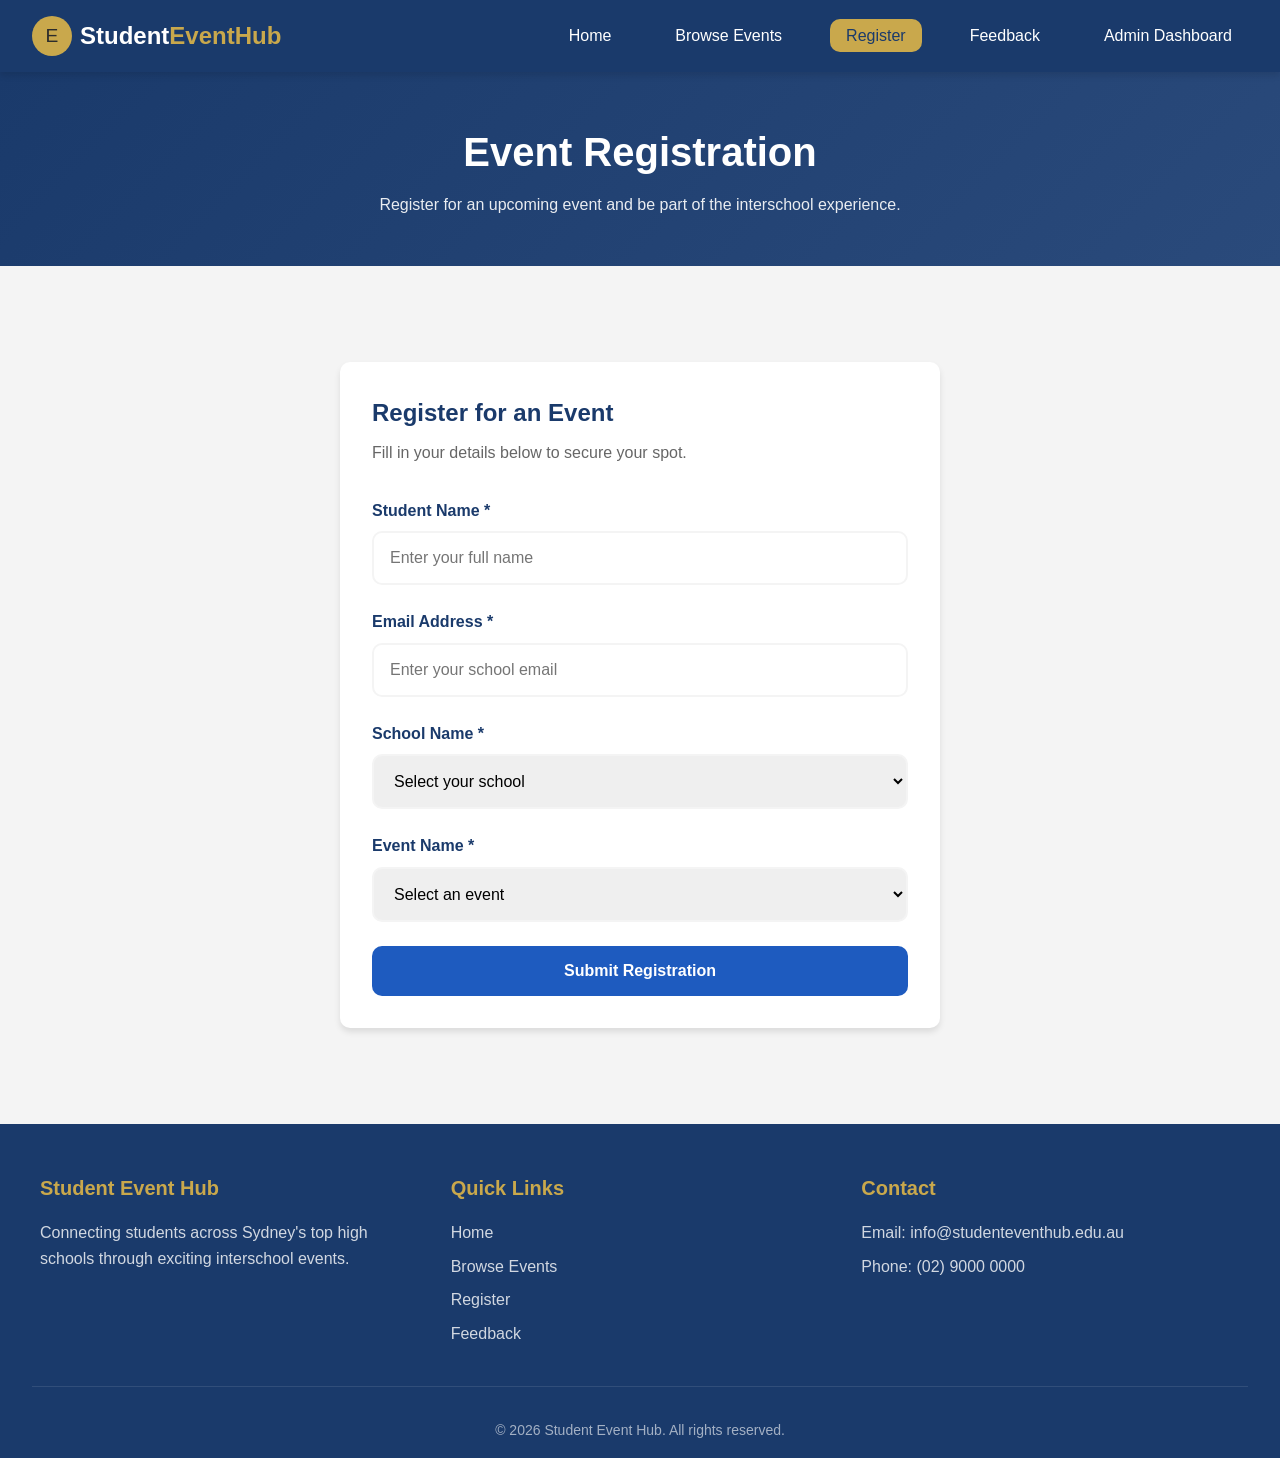
<file: register.html>
<!DOCTYPE html>
<html lang="en">
<head>
  <meta charset="UTF-8">
  <meta name="viewport" content="width=device-width, initial-scale=1.0">
  <title>Register - Student Event Hub</title>
  <link rel="stylesheet" href="css/style.css">
</head>
<body>
  <!-- Navigation -->
  <nav class="navbar">
    <a href="index.html" class="logo">
      <div class="logo-icon">E</div>
      <h1>Student<span>EventHub</span></h1>
    </a>
    <div class="hamburger" id="hamburger">
      <span></span>
      <span></span>
      <span></span>
    </div>
    <ul class="nav-links" id="navLinks">
      <li><a href="index.html">Home</a></li>
      <li><a href="events.html">Browse Events</a></li>
      <li><a href="register.html" class="active">Register</a></li>
      <li><a href="feedback.html">Feedback</a></li>
      <li><a href="admin.html">Admin Dashboard</a></li>
    </ul>
  </nav>

  <!-- Page Header -->
  <section class="page-header">
    <h1>Event Registration</h1>
    <p>Register for an upcoming event and be part of the interschool experience.</p>
  </section>

  <!-- Registration Form -->
  <section class="section">
    <div class="form-container fade-in">
      <h2>Register for an Event</h2>
      <p class="subtitle">Fill in your details below to secure your spot.</p>
      
      <form id="registrationForm">
        <div class="form-group">
          <label for="studentName">Student Name *</label>
          <input type="text" id="studentName" name="studentName" placeholder="Enter your full name" required>
          <span class="error-message">Please enter your name</span>
        </div>

        <div class="form-group">
          <label for="email">Email Address *</label>
          <input type="email" id="email" name="email" placeholder="Enter your school email" required>
          <span class="error-message">Please enter a valid email address</span>
        </div>

        <div class="form-group">
          <label for="schoolName">School Name *</label>
          <select id="schoolName" name="schoolName" required>
            <option value="">Select your school</option>
            <!-- Schools will be dynamically loaded -->
          </select>
          <span class="error-message">Please select your school</span>
        </div>

        <div class="form-group">
          <label for="eventName">Event Name *</label>
          <select id="eventName" name="eventName" required>
            <option value="">Select an event</option>
            <!-- Events will be dynamically loaded -->
          </select>
          <span class="error-message">Please select an event</span>
        </div>

        <button type="submit" class="btn btn-cta" style="width: 100%;">Submit Registration</button>
      </form>
    </div>
  </section>

  <!-- Success Overlay -->
  <div class="success-overlay" id="successOverlay">
    <div class="success-content">
      <div class="checkmark-circle">
        <span class="checkmark">&#10003;</span>
      </div>
      <h2>Registration Successful!</h2>
      <p>You have been registered for the event.</p>
      <a href="events.html" class="btn btn-primary">Browse More Events</a>
    </div>
  </div>

  <!-- Footer -->
  <footer class="footer">
    <div class="footer-content">
      <div class="footer-section">
        <h3>Student Event Hub</h3>
        <p>Connecting students across Sydney's top high schools through exciting interschool events.</p>
      </div>
      <div class="footer-section">
        <h3>Quick Links</h3>
        <a href="index.html">Home</a>
        <a href="events.html">Browse Events</a>
        <a href="register.html">Register</a>
        <a href="feedback.html">Feedback</a>
      </div>
      <div class="footer-section">
        <h3>Contact</h3>
        <p>Email: info@studenteventhub.edu.au</p>
        <p>Phone: (02) 9000 0000</p>
      </div>
    </div>
    <div class="footer-bottom">
      <p>&copy; 2026 Student Event Hub. All rights reserved.</p>
    </div>
  </footer>

  <script src="js/script.js"></script>
  <script>
    // Initialize register page
    document.addEventListener('DOMContentLoaded', function() {
      initializeData();
      initNavigation();
      initScrollAnimations();
      populateRegistrationForm();
      initRegistrationForm();
    });
  </script>
</body>
</html>
</file>
<file: css/style.css>
/* =============================================
   STUDENT EVENT HUB - MAIN STYLESHEET
   ============================================= */

/* CSS Variables - Design System */
:root {
  --navy: #1a3a6b;
  --gold: #c9a84c;
  --light-grey: #f4f4f4;
  --white: #ffffff;
  --charcoal: #2c2c2c;
  --cta-blue: #1e5bbf;
  --border-radius: 10px;
  --shadow: 0 4px 6px rgba(0, 0, 0, 0.1);
  --shadow-hover: 0 8px 15px rgba(0, 0, 0, 0.15);
  --transition: all 0.3s ease;
}

/* Reset & Base Styles */
* {
  margin: 0;
  padding: 0;
  box-sizing: border-box;
}

html {
  scroll-behavior: smooth;
}

body {
  font-family: 'Segoe UI', Tahoma, Geneva, Verdana, sans-serif;
  background-color: var(--light-grey);
  color: var(--charcoal);
  line-height: 1.6;
}

a {
  text-decoration: none;
  color: inherit;
}

ul {
  list-style: none;
}

img {
  max-width: 100%;
  height: auto;
}

/* =============================================
   NAVIGATION
   ============================================= */
.navbar {
  position: sticky;
  top: 0;
  background-color: var(--navy);
  padding: 1rem 2rem;
  display: flex;
  justify-content: space-between;
  align-items: center;
  z-index: 1000;
  box-shadow: var(--shadow);
}

.logo {
  display: flex;
  align-items: center;
  gap: 0.5rem;
}

.logo-icon {
  width: 40px;
  height: 40px;
  background: var(--gold);
  border-radius: 50%;
  display: flex;
  align-items: center;
  justify-content: center;
  font-size: 1.2rem;
}

.logo h1 {
  color: var(--white);
  font-size: 1.5rem;
  font-weight: 700;
}

.logo span {
  color: var(--gold);
}

.nav-links {
  display: flex;
  gap: 2rem;
}

.nav-links a {
  color: var(--white);
  font-weight: 500;
  padding: 0.5rem 1rem;
  border-radius: var(--border-radius);
  transition: var(--transition);
}

.nav-links a:hover,
.nav-links a.active {
  background-color: var(--gold);
  color: var(--navy);
}

.hamburger {
  display: none;
  flex-direction: column;
  gap: 5px;
  cursor: pointer;
  padding: 5px;
}

.hamburger span {
  width: 25px;
  height: 3px;
  background-color: var(--white);
  border-radius: 3px;
  transition: var(--transition);
}

.hamburger.active span:nth-child(1) {
  transform: rotate(45deg) translate(5px, 5px);
}

.hamburger.active span:nth-child(2) {
  opacity: 0;
}

.hamburger.active span:nth-child(3) {
  transform: rotate(-45deg) translate(7px, -6px);
}

/* Mobile Navigation */
@media (max-width: 768px) {
  .hamburger {
    display: flex;
  }

  .nav-links {
    position: absolute;
    top: 100%;
    left: 0;
    right: 0;
    background-color: var(--navy);
    flex-direction: column;
    padding: 1rem;
    gap: 0;
    max-height: 0;
    overflow: hidden;
    transition: max-height 0.3s ease;
  }

  .nav-links.active {
    max-height: 300px;
  }

  .nav-links a {
    padding: 1rem;
    border-bottom: 1px solid rgba(255, 255, 255, 0.1);
  }
}

/* =============================================
   HERO SECTION
   ============================================= */
.hero {
  background: linear-gradient(135deg, var(--navy) 0%, #2a4a7b 100%);
  color: var(--white);
  padding: 6rem 2rem;
  text-align: center;
  position: relative;
  overflow: hidden;
}

.hero::before {
  content: '';
  position: absolute;
  top: 0;
  left: 0;
  right: 0;
  bottom: 0;
  background: url("data:image/svg+xml,%3Csvg width='60' height='60' viewBox='0 0 60 60' xmlns='http://www.w3.org/2000/svg'%3E%3Cg fill='none' fill-rule='evenodd'%3E%3Cg fill='%23c9a84c' fill-opacity='0.05'%3E%3Cpath d='M36 34v-4h-2v4h-4v2h4v4h2v-4h4v-2h-4zm0-30V0h-2v4h-4v2h4v4h2V6h4V4h-4zM6 34v-4H4v4H0v2h4v4h2v-4h4v-2H6zM6 4V0H4v4H0v2h4v4h2V6h4V4H6z'/%3E%3C/g%3E%3C/g%3E%3C/svg%3E");
  opacity: 0.5;
}

.hero-content {
  position: relative;
  z-index: 1;
  max-width: 800px;
  margin: 0 auto;
  opacity: 0;
  animation: fadeInUp 1s ease forwards;
}

@keyframes fadeInUp {
  from {
    opacity: 0;
    transform: translateY(30px);
  }
  to {
    opacity: 1;
    transform: translateY(0);
  }
}

.hero h2 {
  font-size: 3rem;
  margin-bottom: 1rem;
  text-shadow: 2px 2px 4px rgba(0, 0, 0, 0.3);
}

.hero p {
  font-size: 1.25rem;
  margin-bottom: 2rem;
  opacity: 0.9;
}

.hero-buttons {
  display: flex;
  gap: 1rem;
  justify-content: center;
  flex-wrap: wrap;
}

/* =============================================
   BUTTONS
   ============================================= */
.btn {
  display: inline-block;
  padding: 1rem 2rem;
  border-radius: var(--border-radius);
  font-weight: 600;
  font-size: 1rem;
  cursor: pointer;
  transition: var(--transition);
  border: none;
  text-align: center;
}

.btn-primary {
  background-color: var(--gold);
  color: var(--navy);
}

.btn-primary:hover {
  background-color: #d4b35a;
  transform: translateY(-2px);
  box-shadow: var(--shadow-hover);
}

.btn-secondary {
  background-color: transparent;
  color: var(--white);
  border: 2px solid var(--white);
}

.btn-secondary:hover {
  background-color: var(--white);
  color: var(--navy);
  transform: translateY(-2px);
}

.btn-cta {
  background-color: var(--cta-blue);
  color: var(--white);
}

.btn-cta:hover {
  background-color: #1a4fa6;
  transform: translateY(-2px);
  box-shadow: var(--shadow-hover);
}

.btn-danger {
  background-color: #dc3545;
  color: var(--white);
}

.btn-danger:hover {
  background-color: #c82333;
}

.btn-small {
  padding: 0.5rem 1rem;
  font-size: 0.875rem;
}

/* =============================================
   SECTIONS
   ============================================= */
.section {
  padding: 4rem 2rem;
  max-width: 1200px;
  margin: 0 auto;
}

.section-title {
  text-align: center;
  margin-bottom: 3rem;
}

.section-title h2 {
  font-size: 2.5rem;
  color: var(--navy);
  margin-bottom: 0.5rem;
}

.gold-divider {
  width: 80px;
  height: 4px;
  background-color: var(--gold);
  margin: 0 auto;
  border-radius: 2px;
}

/* =============================================
   CARDS
   ============================================= */
.cards-grid {
  display: grid;
  grid-template-columns: repeat(auto-fit, minmax(320px, 1fr));
  gap: 2rem;
}

.card {
  background-color: var(--white);
  border-radius: var(--border-radius);
  box-shadow: var(--shadow);
  overflow: hidden;
  transition: var(--transition);
  opacity: 0;
  transform: translateY(20px);
}

.card.visible {
  opacity: 1;
  transform: translateY(0);
}

.card:hover {
  transform: translateY(-4px);
  box-shadow: var(--shadow-hover);
}

.card-image {
  height: 180px;
  background: linear-gradient(135deg, var(--navy), var(--cta-blue));
  display: flex;
  align-items: center;
  justify-content: center;
  color: var(--white);
  font-size: 3rem;
  position: relative;
}

.card-category {
  position: absolute;
  top: 1rem;
  right: 1rem;
  background-color: var(--gold);
  color: var(--navy);
  padding: 0.25rem 0.75rem;
  border-radius: 20px;
  font-size: 0.75rem;
  font-weight: 600;
}

.card-content {
  padding: 1.5rem;
}

.card-content h3 {
  color: var(--navy);
  margin-bottom: 0.5rem;
  font-size: 1.25rem;
}

.card-meta {
  display: flex;
  flex-direction: column;
  gap: 0.5rem;
  margin-bottom: 1rem;
  font-size: 0.9rem;
  color: #666;
}

.card-meta span {
  display: flex;
  align-items: center;
  gap: 0.5rem;
}

.card-footer {
  display: flex;
  justify-content: space-between;
  align-items: center;
  padding-top: 1rem;
  border-top: 1px solid var(--light-grey);
}

/* =============================================
   STATS SECTION
   ============================================= */
.stats-section {
  background: linear-gradient(135deg, var(--navy) 0%, #2a4a7b 100%);
  padding: 4rem 2rem;
  color: var(--white);
}

.stats-grid {
  display: grid;
  grid-template-columns: repeat(auto-fit, minmax(200px, 1fr));
  gap: 2rem;
  max-width: 1000px;
  margin: 0 auto;
  text-align: center;
}

.stat-item {
  padding: 1.5rem;
}

.stat-number {
  font-size: 3rem;
  font-weight: 700;
  color: var(--gold);
  display: block;
}

.stat-label {
  font-size: 1.1rem;
  opacity: 0.9;
}

/* =============================================
   SCHOOLS SECTION
   ============================================= */
.schools-grid {
  display: grid;
  grid-template-columns: repeat(auto-fit, minmax(250px, 1fr));
  gap: 1.5rem;
}

.school-card {
  background-color: var(--white);
  padding: 1.5rem;
  border-radius: var(--border-radius);
  box-shadow: var(--shadow);
  text-align: center;
  transition: var(--transition);
  border-left: 4px solid var(--gold);
}

.school-card:hover {
  transform: translateY(-4px);
  box-shadow: var(--shadow-hover);
}

.school-card h3 {
  color: var(--navy);
  margin-bottom: 0.5rem;
  font-size: 1rem;
}

.school-card a {
  color: var(--cta-blue);
  font-size: 0.875rem;
  display: inline-flex;
  align-items: center;
  gap: 0.25rem;
}

.school-card a:hover {
  text-decoration: underline;
}

/* =============================================
   FOOTER
   ============================================= */
.footer {
  background-color: var(--navy);
  color: var(--white);
  padding: 3rem 2rem 1rem;
}

.footer-content {
  max-width: 1200px;
  margin: 0 auto;
  display: grid;
  grid-template-columns: repeat(auto-fit, minmax(250px, 1fr));
  gap: 2rem;
}

.footer-section h3 {
  color: var(--gold);
  margin-bottom: 1rem;
  font-size: 1.25rem;
}

.footer-section p,
.footer-section a {
  color: rgba(255, 255, 255, 0.8);
  margin-bottom: 0.5rem;
  display: block;
}

.footer-section a:hover {
  color: var(--gold);
}

.footer-bottom {
  text-align: center;
  padding-top: 2rem;
  margin-top: 2rem;
  border-top: 1px solid rgba(255, 255, 255, 0.1);
  color: rgba(255, 255, 255, 0.6);
  font-size: 0.875rem;
}

/* =============================================
   BROWSE EVENTS PAGE
   ============================================= */
.filters-section {
  background-color: var(--white);
  padding: 2rem;
  border-radius: var(--border-radius);
  box-shadow: var(--shadow);
  margin-bottom: 2rem;
}

.filters-grid {
  display: grid;
  grid-template-columns: repeat(auto-fit, minmax(200px, 1fr));
  gap: 1rem;
}

.filter-group {
  display: flex;
  flex-direction: column;
  gap: 0.5rem;
}

.filter-group label {
  font-weight: 600;
  color: var(--navy);
  font-size: 0.875rem;
}

.filter-group input,
.filter-group select {
  padding: 0.75rem 1rem;
  border: 2px solid var(--light-grey);
  border-radius: var(--border-radius);
  font-size: 1rem;
  transition: var(--transition);
}

.filter-group input:focus,
.filter-group select:focus {
  outline: none;
  border-color: var(--gold);
}

/* =============================================
   EVENT DETAIL PAGE
   ============================================= */
.event-detail {
  max-width: 900px;
  margin: 0 auto;
  padding: 2rem;
}

.event-header {
  background: linear-gradient(135deg, var(--navy), var(--cta-blue));
  color: var(--white);
  padding: 3rem;
  border-radius: var(--border-radius);
  margin-bottom: 2rem;
  position: relative;
  overflow: hidden;
}

.event-header::before {
  content: '';
  position: absolute;
  top: -50%;
  right: -50%;
  width: 100%;
  height: 200%;
  background: radial-gradient(circle, rgba(201, 168, 76, 0.1) 0%, transparent 70%);
}

.event-header h1 {
  font-size: 2.5rem;
  margin-bottom: 1rem;
  position: relative;
}

.event-header-meta {
  display: flex;
  flex-wrap: wrap;
  gap: 1.5rem;
  font-size: 1rem;
  opacity: 0.9;
  position: relative;
}

.event-header-meta span {
  display: flex;
  align-items: center;
  gap: 0.5rem;
}

.countdown-box {
  background-color: var(--white);
  border-radius: var(--border-radius);
  padding: 2rem;
  box-shadow: var(--shadow);
  text-align: center;
  margin-bottom: 2rem;
}

.countdown-box h3 {
  color: var(--navy);
  margin-bottom: 1rem;
}

.countdown-timer {
  display: flex;
  justify-content: center;
  gap: 1rem;
  flex-wrap: wrap;
}

.countdown-item {
  background: linear-gradient(135deg, var(--navy), var(--cta-blue));
  color: var(--white);
  padding: 1rem 1.5rem;
  border-radius: var(--border-radius);
  min-width: 80px;
}

.countdown-item .number {
  font-size: 2rem;
  font-weight: 700;
  display: block;
}

.countdown-item .label {
  font-size: 0.75rem;
  opacity: 0.8;
  text-transform: uppercase;
}

.capacity-box {
  background-color: var(--white);
  border-radius: var(--border-radius);
  padding: 2rem;
  box-shadow: var(--shadow);
  margin-bottom: 2rem;
}

.capacity-box h3 {
  color: var(--navy);
  margin-bottom: 1rem;
}

.progress-bar {
  height: 20px;
  background-color: var(--light-grey);
  border-radius: 10px;
  overflow: hidden;
  margin-bottom: 0.5rem;
}

.progress-fill {
  height: 100%;
  background: linear-gradient(90deg, var(--gold), #d4b35a);
  border-radius: 10px;
  transition: width 1s ease;
  width: 0;
}

.capacity-text {
  text-align: right;
  font-size: 0.875rem;
  color: #666;
}

.event-content {
  background-color: var(--white);
  border-radius: var(--border-radius);
  padding: 2rem;
  box-shadow: var(--shadow);
  margin-bottom: 2rem;
}

.event-content h3 {
  color: var(--navy);
  margin-bottom: 1rem;
  padding-bottom: 0.5rem;
  border-bottom: 2px solid var(--gold);
}

.event-content p {
  margin-bottom: 1rem;
  line-height: 1.8;
}

.schedule-list {
  list-style: none;
}

.schedule-list li {
  padding: 1rem;
  border-left: 3px solid var(--gold);
  margin-bottom: 1rem;
  background-color: var(--light-grey);
  border-radius: 0 var(--border-radius) var(--border-radius) 0;
}

.schedule-list li strong {
  color: var(--navy);
  display: block;
  margin-bottom: 0.25rem;
}

/* =============================================
   FORMS
   ============================================= */
.form-container {
  max-width: 600px;
  margin: 2rem auto;
  background-color: var(--white);
  padding: 2rem;
  border-radius: var(--border-radius);
  box-shadow: var(--shadow);
}

.form-container h2 {
  color: var(--navy);
  margin-bottom: 0.5rem;
}

.form-container .subtitle {
  color: #666;
  margin-bottom: 2rem;
}

.form-group {
  margin-bottom: 1.5rem;
}

.form-group label {
  display: block;
  margin-bottom: 0.5rem;
  font-weight: 600;
  color: var(--navy);
}

.form-group input,
.form-group select,
.form-group textarea {
  width: 100%;
  padding: 1rem;
  border: 2px solid var(--light-grey);
  border-radius: var(--border-radius);
  font-size: 1rem;
  transition: var(--transition);
  font-family: inherit;
}

.form-group input:focus,
.form-group select:focus,
.form-group textarea:focus {
  outline: none;
  border-color: var(--gold);
}

.form-group textarea {
  min-height: 120px;
  resize: vertical;
}

.form-group .error-message {
  color: #dc3545;
  font-size: 0.875rem;
  margin-top: 0.5rem;
  display: none;
}

.form-group.error input,
.form-group.error select,
.form-group.error textarea {
  border-color: #dc3545;
}

.form-group.error .error-message {
  display: block;
}

/* Success Animation */
.success-overlay {
  position: fixed;
  top: 0;
  left: 0;
  right: 0;
  bottom: 0;
  background-color: rgba(26, 58, 107, 0.9);
  display: flex;
  align-items: center;
  justify-content: center;
  z-index: 2000;
  opacity: 0;
  visibility: hidden;
  transition: var(--transition);
}

.success-overlay.active {
  opacity: 1;
  visibility: visible;
}

.success-content {
  text-align: center;
  color: var(--white);
  transform: scale(0.8);
  transition: var(--transition);
}

.success-overlay.active .success-content {
  transform: scale(1);
}

.checkmark-circle {
  width: 100px;
  height: 100px;
  border-radius: 50%;
  background-color: var(--gold);
  display: flex;
  align-items: center;
  justify-content: center;
  margin: 0 auto 1.5rem;
  animation: pulse 0.5s ease;
}

@keyframes pulse {
  0% { transform: scale(0); }
  50% { transform: scale(1.1); }
  100% { transform: scale(1); }
}

.checkmark {
  font-size: 3rem;
  color: var(--navy);
}

.success-content h2 {
  font-size: 2rem;
  margin-bottom: 0.5rem;
}

.success-content p {
  opacity: 0.9;
  margin-bottom: 1.5rem;
}

/* =============================================
   STAR RATING
   ============================================= */
.star-rating {
  display: flex;
  gap: 0.5rem;
  margin-bottom: 1rem;
}

.star-rating .star {
  font-size: 2rem;
  color: #ddd;
  cursor: pointer;
  transition: var(--transition);
}

.star-rating .star:hover,
.star-rating .star.active {
  color: var(--gold);
  transform: scale(1.1);
}

/* =============================================
   FEEDBACK CARDS
   ============================================= */
.feedback-list {
  display: grid;
  gap: 1.5rem;
  margin-top: 2rem;
}

.feedback-card {
  background-color: var(--white);
  padding: 1.5rem;
  border-radius: var(--border-radius);
  box-shadow: var(--shadow);
  border-left: 4px solid var(--gold);
}

.feedback-card-header {
  display: flex;
  justify-content: space-between;
  align-items: center;
  margin-bottom: 1rem;
}

.feedback-card-header h4 {
  color: var(--navy);
}

.feedback-stars {
  color: var(--gold);
  font-size: 1.25rem;
}

.feedback-card p {
  color: #666;
  line-height: 1.6;
}

.feedback-card .timestamp {
  font-size: 0.75rem;
  color: #999;
  margin-top: 1rem;
}

/* =============================================
   ADMIN DASHBOARD
   ============================================= */
.admin-login {
  max-width: 400px;
  margin: 4rem auto;
  background-color: var(--white);
  padding: 2rem;
  border-radius: var(--border-radius);
  box-shadow: var(--shadow);
  text-align: center;
}

.admin-login h2 {
  color: var(--navy);
  margin-bottom: 0.5rem;
}

.admin-login .subtitle {
  color: #666;
  margin-bottom: 2rem;
}

.admin-login .form-group {
  text-align: left;
}

.admin-dashboard {
  display: none;
}

.admin-dashboard.active {
  display: block;
}

.dashboard-header {
  display: flex;
  justify-content: space-between;
  align-items: center;
  margin-bottom: 2rem;
  flex-wrap: wrap;
  gap: 1rem;
}

.dashboard-header h2 {
  color: var(--navy);
}

.stats-cards {
  display: grid;
  grid-template-columns: repeat(auto-fit, minmax(200px, 1fr));
  gap: 1.5rem;
  margin-bottom: 2rem;
}

.stat-card {
  background-color: var(--white);
  padding: 1.5rem;
  border-radius: var(--border-radius);
  box-shadow: var(--shadow);
  text-align: center;
  border-top: 4px solid var(--gold);
}

.stat-card .number {
  font-size: 2.5rem;
  font-weight: 700;
  color: var(--navy);
  display: block;
}

.stat-card .label {
  color: #666;
  font-size: 0.9rem;
}

/* Admin Tables */
.admin-section {
  background-color: var(--white);
  padding: 1.5rem;
  border-radius: var(--border-radius);
  box-shadow: var(--shadow);
  margin-bottom: 2rem;
}

.admin-section-header {
  display: flex;
  justify-content: space-between;
  align-items: center;
  margin-bottom: 1rem;
  padding-bottom: 1rem;
  border-bottom: 2px solid var(--gold);
}

.admin-section-header h3 {
  color: var(--navy);
}

.table-container {
  overflow-x: auto;
}

.admin-table {
  width: 100%;
  border-collapse: collapse;
  min-width: 600px;
}

.admin-table th,
.admin-table td {
  padding: 1rem;
  text-align: left;
  border-bottom: 1px solid var(--light-grey);
}

.admin-table th {
  background-color: var(--navy);
  color: var(--white);
  font-weight: 600;
}

.admin-table tr:hover {
  background-color: var(--light-grey);
}

.admin-table .actions {
  display: flex;
  gap: 0.5rem;
}

/* Modal */
.modal {
  position: fixed;
  top: 0;
  left: 0;
  right: 0;
  bottom: 0;
  background-color: rgba(0, 0, 0, 0.5);
  display: flex;
  align-items: center;
  justify-content: center;
  z-index: 2000;
  opacity: 0;
  visibility: hidden;
  transition: var(--transition);
  padding: 1rem;
}

.modal.active {
  opacity: 1;
  visibility: visible;
}

.modal-content {
  background-color: var(--white);
  padding: 2rem;
  border-radius: var(--border-radius);
  max-width: 500px;
  width: 100%;
  max-height: 90vh;
  overflow-y: auto;
  transform: scale(0.9);
  transition: var(--transition);
}

.modal.active .modal-content {
  transform: scale(1);
}

.modal-header {
  display: flex;
  justify-content: space-between;
  align-items: center;
  margin-bottom: 1.5rem;
  padding-bottom: 1rem;
  border-bottom: 2px solid var(--gold);
}

.modal-header h3 {
  color: var(--navy);
}

.modal-close {
  background: none;
  border: none;
  font-size: 1.5rem;
  cursor: pointer;
  color: #666;
  transition: var(--transition);
}

.modal-close:hover {
  color: var(--navy);
}

/* Analytics Charts */
.charts-grid {
  display: grid;
  grid-template-columns: repeat(auto-fit, minmax(300px, 1fr));
  gap: 2rem;
  margin-top: 1rem;
}

.chart-container {
  background-color: var(--light-grey);
  padding: 1.5rem;
  border-radius: var(--border-radius);
}

.chart-container h4 {
  color: var(--navy);
  margin-bottom: 1rem;
  text-align: center;
}

.bar-chart {
  display: flex;
  align-items: flex-end;
  justify-content: space-around;
  height: 200px;
  padding: 1rem 0;
}

.bar {
  width: 40px;
  background: linear-gradient(180deg, var(--gold), var(--navy));
  border-radius: 4px 4px 0 0;
  position: relative;
  transition: height 1s ease;
}

.bar::after {
  content: attr(data-label);
  position: absolute;
  bottom: -25px;
  left: 50%;
  transform: translateX(-50%);
  font-size: 0.7rem;
  color: #666;
  white-space: nowrap;
}

.bar::before {
  content: attr(data-value);
  position: absolute;
  top: -25px;
  left: 50%;
  transform: translateX(-50%);
  font-size: 0.8rem;
  font-weight: 600;
  color: var(--navy);
}

.pie-chart {
  width: 200px;
  height: 200px;
  border-radius: 50%;
  margin: 0 auto;
  position: relative;
}

.pie-legend {
  display: flex;
  flex-wrap: wrap;
  justify-content: center;
  gap: 1rem;
  margin-top: 1rem;
}

.pie-legend-item {
  display: flex;
  align-items: center;
  gap: 0.5rem;
  font-size: 0.8rem;
}

.pie-legend-item span {
  width: 12px;
  height: 12px;
  border-radius: 2px;
}

/* =============================================
   ANIMATIONS
   ============================================= */
.fade-in {
  opacity: 0;
  transform: translateY(20px);
  transition: opacity 0.6s ease, transform 0.6s ease;
}

.fade-in.visible {
  opacity: 1;
  transform: translateY(0);
}

/* =============================================
   UTILITIES
   ============================================= */
.text-center {
  text-align: center;
}

.mt-1 { margin-top: 0.5rem; }
.mt-2 { margin-top: 1rem; }
.mt-3 { margin-top: 1.5rem; }
.mt-4 { margin-top: 2rem; }

.mb-1 { margin-bottom: 0.5rem; }
.mb-2 { margin-bottom: 1rem; }
.mb-3 { margin-bottom: 1.5rem; }
.mb-4 { margin-bottom: 2rem; }

.hidden {
  display: none !important;
}

/* Page Header */
.page-header {
  background: linear-gradient(135deg, var(--navy) 0%, #2a4a7b 100%);
  color: var(--white);
  padding: 3rem 2rem;
  text-align: center;
}

.page-header h1 {
  font-size: 2.5rem;
  margin-bottom: 0.5rem;
}

.page-header p {
  opacity: 0.9;
  max-width: 600px;
  margin: 0 auto;
}

/* Empty State */
.empty-state {
  text-align: center;
  padding: 3rem;
  color: #666;
}

.empty-state-icon {
  font-size: 3rem;
  margin-bottom: 1rem;
  opacity: 0.5;
}

/* =============================================
   RESPONSIVE
   ============================================= */
@media (max-width: 768px) {
  .hero h2 {
    font-size: 2rem;
  }

  .hero p {
    font-size: 1rem;
  }

  .section-title h2 {
    font-size: 1.75rem;
  }

  .event-header h1 {
    font-size: 1.75rem;
  }

  .countdown-item {
    padding: 0.75rem 1rem;
    min-width: 60px;
  }

  .countdown-item .number {
    font-size: 1.5rem;
  }

  .dashboard-header {
    flex-direction: column;
    text-align: center;
  }

  .stat-number {
    font-size: 2rem;
  }
}
</file>
